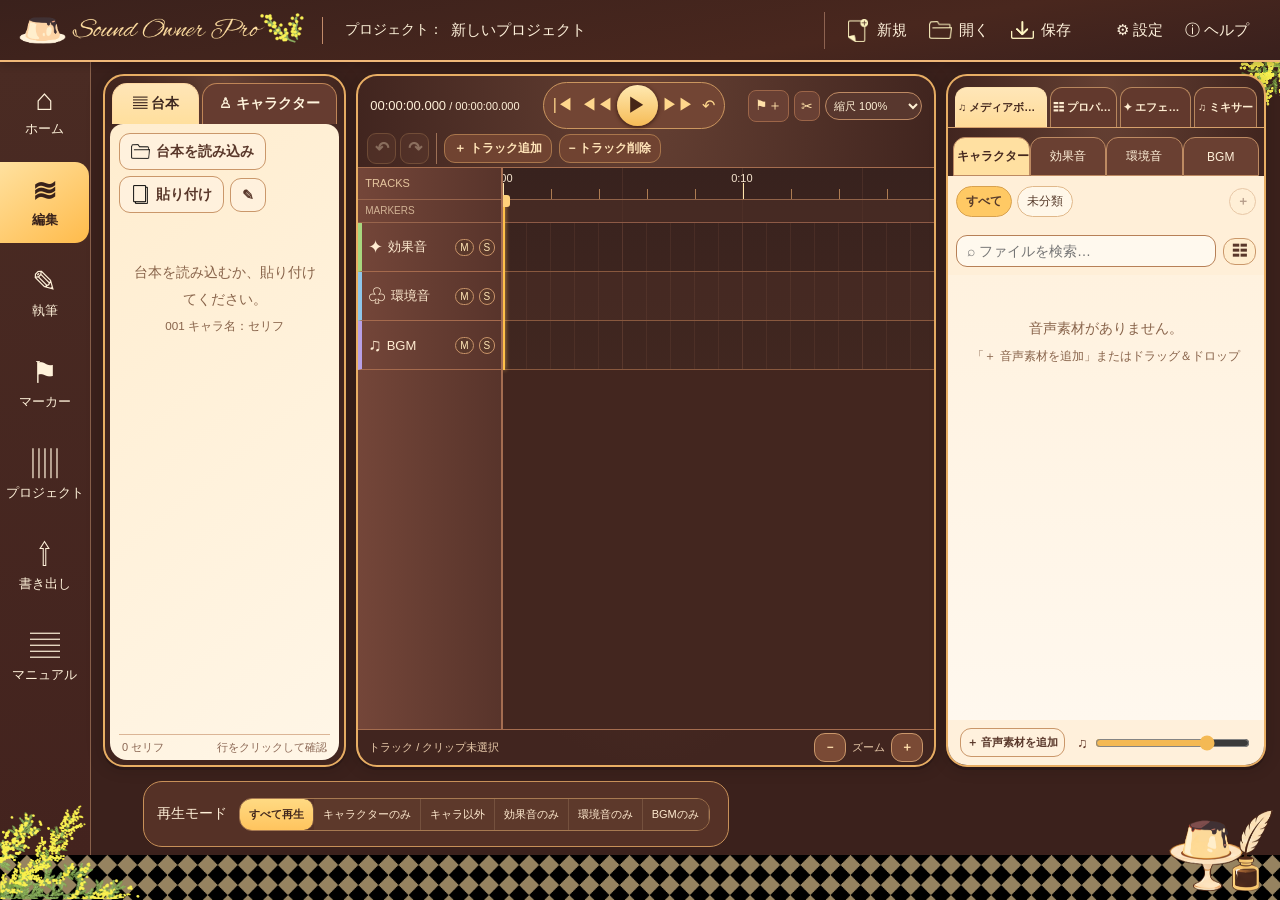
<file: index.html>
<!doctype html>
<html lang="ja"><head><meta charset="utf-8"><meta name="viewport" content="width=device-width, initial-scale=1"><meta name="theme-color" content="#43251d">
<title>Sound Owner Pro — ボイスドラマ音声編集</title><link rel="icon" href="assets/pudding.png"><link rel="stylesheet" href="css/style.css"></head>
<body>
<header class="topbar">
  <div class="brand"><img src="assets/title.png" alt="Sound Owner Pro"></div>
  <label class="project-title">プロジェクト：<input id="projectName" type="text" value="新しいプロジェクト" aria-label="プロジェクト名"></label>
  <div class="top-actions"><button id="newProject" class="top-button icon-top-button" title="新規作成"><img src="assets/icon-new.png" alt="" class="btn-icon-img"> 新規</button><button id="openProject" class="top-button icon-top-button" title="開く"><img src="assets/icon-open.png" alt="" class="btn-icon-img"> 開く</button><button id="saveProject" class="top-button icon-top-button" title="保存"><img src="assets/icon-save.png" alt="" class="btn-icon-img"> 保存</button></div>
  <div class="top-actions right-actions"><button id="openSettings" class="top-button">⚙ 設定</button><button id="openHelp" class="top-button">ⓘ ヘルプ</button></div>
</header>
<div class="app-shell">
<nav class="sidebar" aria-label="メインメニュー">
  <button class="nav-button" data-view="home"><span>⌂</span>ホーム</button><button class="nav-button active" data-view="edit"><span>≋</span>編集</button><button class="nav-button" data-view="scenario" title="シナリオを執筆・シーン管理"><span>✎</span>執筆</button><button class="nav-button" data-view="markers"><span>⚑</span>マーカー</button><button class="nav-button" data-view="project"><span>▥</span>プロジェクト</button><button class="nav-button" data-view="export" title="音声を書き出す"><span aria-hidden="true">⇧</span>書き出し</button><button class="nav-button" data-view="manual" title="使い方マニュアル"><span>▤</span>マニュアル</button>
</nav>
<main class="main-content" id="mainContent">
  <section class="dashboard-view hidden" id="dashboardView" aria-label="ホーム・マニュアル・プロジェクト管理"></section>
  <section class="scenario-screen hidden" id="scenarioScreen" aria-label="シナリオ執筆・シーン管理">
    <header class="scenario-header">
      <div class="scenario-header-title"><div class="scenario-kicker">Sound Owner Pro · SCENARIO</div><h1>シナリオ執筆</h1><p>キャラクター別の台詞を執筆し、番号付き台本へ自動反映します。</p></div>
      <div class="scenario-time-panel" aria-live="polite"><span class="scenario-time-label">全シーンの目安尺 <small>240文字 = 1分</small></span><strong id="scenarioDuration">約 0分00秒</strong><span id="scenarioTotalCount">台詞 0文字・0件</span></div>
    </header>
    <div class="scenario-workspace">
      <aside class="panel scenario-aside" aria-label="台本プレビュー・シーンリスト">
        <div class="scenario-aside-tabs" role="tablist"><button type="button" data-scenario-side="preview" class="active" role="tab" aria-selected="true">▤ プレビュー</button><button type="button" data-scenario-side="scenes" role="tab" aria-selected="false">☰ シーンリスト</button></div>
        <div id="scenarioPreview" class="scenario-aside-body" role="tabpanel"></div>
        <div id="scenarioSceneList" class="scenario-aside-body hidden" role="tabpanel"></div>
      </aside>
      <section class="panel scenario-editor" aria-label="シーンの本文編集">
        <div class="scenario-editor-head">
          <div class="scenario-title-input"><span id="scenarioCurrentNumber">SCENE 01</span><label for="scenarioSceneTitle">シーン名</label><input id="scenarioSceneTitle" type="text" maxlength="70" placeholder="シーンのタイトル"></div>
          <div class="scenario-editor-actions"><span class="scenario-scene-stat" id="scenarioSceneCount">0文字</span><button id="numberScenario" type="button" class="gold-button" title="全シーンの台詞を001から通し番号にする">001 台詞番号を振る</button><button id="scenarioBackToEditor" class="light-button" type="button">編集画面へ戻る</button></div>
        </div>
        <div class="scenario-modes"><span class="scenario-mode-caption">入力モード</span><button type="button" data-compose-mode="location">〇 現在地</button><button type="button" data-compose-mode="direction">// ト書き</button><div id="scenarioCharacterButtons" class="scenario-character-buttons"></div></div>
        <div class="scenario-editor-note" id="scenarioEditorHint">キャラクターを選んで入力すると「キャラ名：本文」の形式になります。</div>
        <textarea id="scenarioText" spellcheck="false" aria-label="選択したシーンの台本本文" placeholder="上のキャラクター名やト書きのボタンを選び、ここに文章を入力してください。"></textarea>
        <footer class="scenario-editor-foot"><span>キャラクター台詞はEnterで普通に改行します。現在地・ト書きは次行も同じ書式になります。</span><span id="scenarioSyncStatus" aria-live="polite">メインの台本と同期中</span></footer>
      </section>
    </div>
  </section>
  <div class="upper-workspace">
    <section class="panel script-panel" aria-label="台本とキャラクター">
      <div class="panel-tabs script-tabs"><button class="tab active" data-script-tab="script">▤ 台本</button><button class="tab" data-script-tab="characters">♙ キャラクター</button></div>
      <div class="script-content" id="scriptTab">
        <div class="toolbar wrap"><button id="importScript" class="light-button script-action"><img src="assets/icon-script-import.png" alt="" class="script-action-icon"> 台本を読み込み</button><button id="pasteScript" class="light-button script-action"><img src="assets/icon-script-paste.png" alt="" class="script-action-icon"> 貼り付け</button><button id="editScript" class="light-button compact" title="台本を編集">✎</button></div>
        <div class="script-lines" id="scriptLines"></div>
        <div class="script-editor hidden" id="scriptEditor"><textarea id="scriptText" placeholder="001 あきお：おはよう&#10;002 さくら：あ、おはよう！&#10;&#10;ここに台本を貼り付けてください。"></textarea><div class="toolbar"><button id="applyScript" class="gold-button">台本を反映</button><button id="cancelScript" class="light-button">閉じる</button></div></div>
        <div class="mini-footer"><span id="scriptCount">0 セリフ</span><span>行をクリックして確認</span></div>
      </div>
      <div class="script-content hidden" id="characterTab"><div class="char-help">名前を登録すると、専用トラックとメディアの分類先に使用できます。</div><div class="toolbar"><input id="characterName" placeholder="キャラクター名" maxlength="40"><button id="addCharacter" class="gold-button">＋ 登録</button></div><div class="character-list" id="characterList"></div></div>
    </section>
    <section class="panel timeline-panel" aria-label="音声タイムライン">
      <div class="timeline-toolbar">
        <div class="time-display"><strong id="timeDisplay">00:00:00.000</strong><span> / </span><span id="durationDisplay">00:00:00.000</span></div>
        <div class="transport"><button id="toStart" title="先頭へ">|◀</button><button id="backFive" title="5秒戻る">◀◀</button><button id="playBtn" class="play-button" title="再生 / 一時停止">▶</button><button id="forwardFive" title="5秒進む">▶▶</button><button id="stopBtn" title="停止">↶</button></div>
        <div class="transport-extras"><button id="addMarker" title="通常マーカーを追加">⚑＋</button><button id="splitClip" title="選択クリップをシーク位置で分割（S）">✂</button><select id="timeScale" aria-label="タイムライン拡大率"><option value="12">縮尺 50%</option><option value="24" selected>縮尺 100%</option><option value="48">縮尺 200%</option><option value="96">縮尺 400%</option><option value="192">縮尺 800%</option></select></div>
      </div>
      <div class="timeline-actions"><div class="history-controls" role="group" aria-label="編集履歴"><button id="undoEdit" type="button" class="history-btn" title="元に戻す（Ctrl+Z / ⌘Z）" aria-label="元に戻す" disabled>↶ <span>元に戻す</span></button><button id="redoEdit" type="button" class="history-btn" title="やり直す（Ctrl+Y / Ctrl+Shift+Z / ⌘⇧Z）" aria-label="やり直す" disabled>↷ <span>やり直す</span></button></div><button id="addTrack" class="small-btn">＋ トラック追加</button><button id="removeTrack" class="small-btn" title="選択中のトラックを削除">− トラック削除</button><span class="timeline-hint" id="timelineHint">波形をドラッグして移動、左右の端でトリミング</span></div>
      <div class="timeline-frame"><div class="track-headers"><div class="ruler-label">TRACKS</div><div class="marker-label">MARKERS</div><div id="trackHeaders"></div></div><div class="timeline-scroll" id="timelineScroll"><div class="timeline-surface" id="timelineSurface"><div class="ruler" id="ruler"></div><div class="marker-lane" id="markerLane"></div><div id="trackLanes"></div><div class="playhead" id="playhead"><div class="playhead-handle"></div></div></div></div></div>
      <div class="timeline-bottom"><span id="selectionInfo">トラック / クリップ未選択</span><div class="toolbar"><button class="small-btn" id="zoomOut">－</button><span>ズーム</span><button class="small-btn" id="zoomIn">＋</button></div></div>
    </section>
    <section class="panel media-panel inspector-panel" aria-label="メディアボックス・プロパティ・エフェクト・ミキサー">
      <div class="inspector-tabs" role="tablist" aria-label="右側パネル切り替え">
        <button type="button" class="inspector-tab active" data-inspector-tab="media" role="tab" aria-controls="mediaTab" aria-selected="true">♫ メディアボックス</button>
        <button type="button" class="inspector-tab" data-inspector-tab="properties" role="tab" aria-controls="propertiesTab" aria-selected="false">☷ プロパティ</button>
        <button type="button" class="inspector-tab" data-inspector-tab="effects" role="tab" aria-controls="effectsTab" aria-selected="false">✦ エフェクト</button>
        <button type="button" class="inspector-tab" data-inspector-tab="mixer" role="tab" aria-controls="mixerTab" aria-selected="false">♫ ミキサー</button>
      </div>
      <div class="side-pane media-content" id="mediaTab" role="tabpanel" aria-label="メディアボックス">
        <div class="media-types" id="mediaTypes"><button class="active" data-category="character">キャラクター</button><button data-category="sfx">効果音</button><button data-category="env">環境音</button><button data-category="bgm">BGM</button></div>
        <div class="media-subtabs"><div id="mediaFolders" class="folder-chips"></div><button id="addFolder" class="small-btn" title="サブタブを追加">＋</button></div>
        <div class="media-search"><input id="mediaSearch" placeholder="⌕ ファイルを検索…"><button id="mediaSort" class="icon-button" title="名前順で並べ替え">☷</button></div>
        <div class="media-list" id="mediaList"></div>
        <div class="media-footer"><button id="mediaImportBottom" class="light-button">＋ 音声素材を追加</button><div class="preview-volume">♫ <input id="previewVolume" type="range" min="0" max="100" value="75" title="視聴音量"></div></div>
      </div>
      <div class="side-pane effect-inner hidden" id="propertiesTab"><div class="effect-upper"><label>選択トラック <select id="effectTrack"></select></label><span class="effect-target" id="effectTarget">トラックを選択してください</span></div><div class="effect-layout"><div class="effect-list" id="effectChain"></div><div class="eq-box"><div class="eq-toolbar"><strong>✧ イコライザー</strong><select id="effectPreset"></select></div><canvas id="eqCanvas" width="560" height="190"></canvas><div id="clipProps" class="clip-props"></div></div></div></div>
      <div class="side-pane effect-inner hidden" id="effectsTab">
        <div class="fx-type-switch" id="fxTypeSwitch" role="tablist" aria-label="エフェクト種類">
          <button type="button" role="tab" aria-selected="true" class="active" data-fx-kind="eq">✧ イコライザー</button>
          <button type="button" role="tab" aria-selected="false" data-fx-kind="reverb">◈ リバーブ</button>
          <button type="button" role="tab" aria-selected="false" data-fx-kind="compressor">▥ コンプレッサー</button>
          <button type="button" role="tab" aria-selected="false" data-fx-kind="limiter">◆ リミッター</button>
        </div>
        <div class="effect-upper fx-preset-bar">
          <label>対象トラック <select id="fxTrack"></select></label>
          <label class="fx-preset-field"><span>プリセット</span><select id="fxPreset" aria-label="選択中のエフェクトのプリセット"></select></label>
          <button id="applyPreset" class="gold-button">適用</button>
          <label class="fx-enabled-field"><input id="fxEnabled" type="checkbox"> 有効</label>
        </div>
        <div class="fx-editor-heading"><strong id="fxEditorTitle">イコライザー</strong><span id="fxEditorHint">周波数帯域を調整します</span></div>
        <div class="fx-control-grid" id="fxControls" role="tabpanel" aria-label="選択中のエフェクト設定"></div>
        <div class="toolbar preset-tools"><button id="savePreset" class="light-button">＋ このエフェクトを登録</button><button id="exportPresets" class="light-button">プリセットJSON保存</button><button id="importPresets" class="light-button">プリセットJSON読込</button></div>
      </div>
      <div class="side-pane mixer-view hidden" id="mixerTab" role="tabpanel" aria-label="音量ミキサー">
        <div class="mixer-panel-heading">トラック別・マスター音量</div>
        <div class="mixer-grid" id="mixerGrid"></div>
      </div>
    </section>
  </div>
  <section class="export-screen hidden" id="exportScreen" aria-label="音声の書き出し画面">
    <header class="dash-hero dash-hero-no-art export-hero">
      <div class="dash-hero-text"><div class="dash-eyebrow">Sound Owner Pro · EXPORT</div><h1>音声の書き出し</h1><p>形式・対象・範囲を指定して、編集した音声を保存できます。</p></div>
      <button type="button" class="manual-back" id="returnToEditor">← 編集画面へ戻る</button>
    </header>
    <div class="export-workspace-grid">
    <section class="panel export-panel" aria-label="書き出し"><div class="lower-head">⇧ 書き出し設定</div><div class="export-inner"><div class="export-row"><label>形式</label><select id="exportFormat"><option value="wav">WAV（非圧縮）</option><option value="mp3">MP3（192kbps）</option></select></div>
      <div class="export-row"><label>対象</label><select id="exportMode"><option value="all">全体を書き出し</option><option value="characters">キャラクターのみ</option><option value="perCharacter">キャラクターごと</option><option value="selectedCharacters">指定キャラクターのみ</option><option value="perCategory">キャラクター / 効果音 / 環境音 / BGMごと</option><option value="preview">視聴用音声（専用マーカー範囲）</option></select></div>
      <div class="character-checks hidden" id="exportCharacterChecks"></div>
      <div class="export-row"><label>範囲</label><div class="export-options"><label><input type="radio" name="exportRange" value="full" checked> 全範囲</label><label><input type="radio" name="exportRange" value="markers"> マーカーで分割</label></div></div>
      <div class="export-row" id="filenameRow"><label>音声名</label><button id="editFilenames" class="light-button slim">001〜 / 名前を編集</button></div>
      <div class="export-row preview-options hidden" id="previewOptions"><label>フェード</label><div class="fade-pair"><span>IN <input id="previewFadeIn" type="number" min="0" max="30" step="0.1" value="1"></span><span>OUT <input id="previewFadeOut" type="number" min="0" max="30" step="0.1" value="2"></span><small>秒</small></div></div>
      <div class="export-row"><label>出力先</label><div class="destination">▱ ブラウザのダウンロード先</div></div>
      <button class="export-button" id="exportAudio">⇧ 書き出し開始</button><div class="export-status" id="exportStatus" role="status" aria-live="polite"></div>
    </div></section>
      <aside class="panel export-guide-panel" aria-label="書き出しの確認とガイド">
        <div class="lower-head">♫ 書き出しガイド</div>
        <div class="export-guide-inner">
          <h2>現在のプロジェクト</h2>
          <p class="export-project-title" id="exportProjectName">新しいプロジェクト</p>
          <div class="export-stats"><div><strong id="exportClipCount">0</strong><span>クリップ</span></div><div><strong id="exportMarkerCount">0</strong><span>分割マーカー</span></div><div><strong id="exportTrackCount">0</strong><span>トラック</span></div></div>
          <h2>書き出し対象</h2>
          <p>キャラクターのみ・キャラクター別・種類別・全体から選択できます。指定キャラクターのみ書き出す場合は、左のチェックボックスで選んでください。</p>
          <h2>マーカーで分割する場合</h2>
          <p>編集画面で通常マーカーを追加し、「範囲」を「マーカーで分割」にすると、<strong>001・002・003…</strong> の連番で書き出します。</p>
          <button type="button" class="light-button export-guide-action" id="exportEditMarkers">⚑ 編集画面でマーカーを設定</button>
          <h2>視聴用音声</h2>
          <p>視聴用の開始・終了マーカーを設定してから、対象を「視聴用音声」にすると、フェードイン・アウトの秒数を調整して書き出せます。</p>
          <p class="export-guide-note">WAVはオフラインで書き出せます。MP3は初回のエンコーダー読み込み時にインターネット接続が必要です。</p>
        </div>
      </aside>
    </div>
  </section>
  <footer class="bottom-controls"><span>再生モード</span><div class="mode-buttons" id="playModes"><button data-mode="all" class="active">すべて再生</button><button data-mode="characters">キャラクターのみ</button><button data-mode="noncharacters">キャラ以外</button><button data-mode="sfx">効果音のみ</button><button data-mode="env">環境音のみ</button><button data-mode="bgm">BGMのみ</button></div></footer>
</main></div>
<img class="decoration mimosa-right" src="assets/mimosa-right.png" alt=""><img class="decoration mimosa-left" src="assets/mimosa-left.png" alt=""><img class="decoration pudding" src="assets/pudding.png" alt=""><div class="bottom-pattern" aria-hidden="true"></div>
<template id="manualTemplate">
  <div class="manual-embedded">
    <header class="dash-hero dash-hero-no-art manual-hero">
      <div class="dash-hero-text"><div class="dash-eyebrow">Sound Owner Pro · GUIDE</div><h1>使い方マニュアル</h1><p>台本の読み込みから音声編集・書き出し・保存まで、全14章で解説します。</p></div>
      <button type="button" class="manual-back" data-dash-action="edit">← 編集画面へ戻る</button>
    </header>
    <div class="manual-layout">
      <aside class="manual-toc" aria-label="マニュアル目次">
        <h2>目次 <small>全14章</small></h2>
        <nav aria-label="章を選択"><button type="button" class="manual-toc-link" data-manual-target="overview">01 はじめに</button>
<button type="button" class="manual-toc-link" data-manual-target="start">02 新規作成・画面の見方</button>
<button type="button" class="manual-toc-link" data-manual-target="script">03 台本の読み込み</button>
<button type="button" class="manual-toc-link" data-manual-target="characters">04 キャラクター管理</button>
<button type="button" class="manual-toc-link" data-manual-target="media">05 メディアボックス</button>
<button type="button" class="manual-toc-link" data-manual-target="timeline">06 タイムライン編集</button>
<button type="button" class="manual-toc-link" data-manual-target="play">07 再生・ミキサー</button>
<button type="button" class="manual-toc-link" data-manual-target="effects">08 エフェクトとプリセット</button>
<button type="button" class="manual-toc-link" data-manual-target="markers">09 マーカー・視聴範囲</button>
<button type="button" class="manual-toc-link" data-manual-target="export">10 音声の書き出し</button>
<button type="button" class="manual-toc-link" data-manual-target="projects">11 保存・ライブラリ</button>
<button type="button" class="manual-toc-link" data-manual-target="shortcuts">12 ショートカット</button>
<button type="button" class="manual-toc-link" data-manual-target="trouble">13 困ったときは</button>
<button type="button" class="manual-toc-link" data-manual-target="scenario">14 シナリオ執筆・シーン管理</button></nav>
      </aside>
      <article class="manual-paper" aria-label="Sound Owner Pro 操作マニュアル">
        <div class="manual-cover"><h2>Sound Owner Pro<br>操作マニュアル</h2><p>知りたい項目は左側の目次から移動できます。</p></div>
        <div class="manual-body">
<section id="overview"><h2>01｜はじめに</h2>
<p class="lead">Sound Owner Proは、ボイスドラマや朗読作品向けのブラウザ音声編集アプリです。台本に付けた3桁の番号をもとに音声素材を整理し、キャラクター別のトラックで編集できます。</p>
<h3>基本的な作業の流れ</h3><ol><li>新規プロジェクトを作成します。</li><li>台本をTXTで読み込むか、貼り付けます。</li><li>必要なキャラクターを確認し、WAV/MP3音声を追加します。</li><li>素材をタイムラインに置き、位置や音質を調整します。</li><li>マーカーで区切り、WAVまたはMP3を書き出します。</li><li>途中作業は「保存」で音声を含む専用JSONに保存します。</li></ol>
<div class="manual-note">音声の読み込み・再生・加工は基本的にブラウザ内で行います。MP3での<strong>書き出し</strong>のみ、初回に外部エンコーダーを読み込むためネット接続が必要です。</div></section>
<section id="start"><h2>02｜新規作成・画面の見方</h2>
<h3>新規プロジェクト</h3><ol><li>画面上部の「新規」ボタン、またはホームの「新規プロジェクト」をクリックします。</li><li>編集中の内容がある場合、確認ダイアログで作成を実行します。</li><li>上部の「プロジェクト：」欄で作品名を入力します。</li></ol>
<h3>画面の各エリア</h3><table class="manual-table"><tr><th>場所</th><th>役割</th></tr><tr><td>左メニュー</td><td>ホーム／編集／執筆／マーカー／プロジェクト／書き出し／マニュアルを切り替えます。</td></tr><tr><td>左上「台本・キャラクター」</td><td>台本と登場人物を管理します。</td></tr><tr><td>中央上</td><td>再生・シーク・波形の配置と編集を行います。</td></tr><tr><td>右側「メディアボックス」タブ</td><td>音声素材をカテゴリとサブタブで管理します。</td></tr><tr><td>右側「プロパティ」タブ</td><td>トラックの音声プロパティ、エフェクトのON／OFF、音声クリップの調整を行います。</td></tr><tr><td>右側「エフェクト」タブ</td><td>EQ・リバーブ・コンプレッサー・リミッターを細かく設定します。</td></tr><tr><td>右側「ミキサー」タブ</td><td>トラック別・マスターの音量を調整します。</td></tr><tr><td>左メニュー「書き出し」</td><td>専用画面で範囲・形式・対象を指定して音声を書き出します。</td></tr><tr><td>最下部</td><td>再生対象の種類を選択します。</td></tr></table></section>
<section id="script"><h2>03｜台本の読み込み</h2>
<h3>TXTから読み込む</h3><ol><li>左上の<strong>「台本」</strong>タブを開きます。</li><li>「台本を読み込み」を押して <code>.txt</code> ファイルを選択します。</li><li>読み込まれたセリフが番号順に表示されます。</li></ol>
<h3>貼り付け・直接編集</h3><p>「貼り付け」はクリップボードからテキストを読み込みます。ブラウザの権限制限などで読み取れない場合は編集欄が開くので、そこで貼り付けて「台本を反映」を押してください。鉛筆ボタンからも編集できます。</p>
<h3>台本の書き方</h3><pre><code>001 あきお：おはよう
002 さくら：あ、おはよう！
003 あきお：今日はいい天気だね。</code></pre>
<p>各セリフの先頭に<strong>半角数字3桁</strong>、半角スペース、キャラクター名、全角または半角コロン、セリフを記載します。連続した次の行は直前のセリフの続きをとして表示されます。</p><p>台本中のセリフをクリックすると、同番号の配置済み音声があれば該当クリップへ移動します。まだ配置していない場合は該当キャラクターの素材サブタブを開きます。</p></section>
<section id="characters"><h2>04｜キャラクター管理</h2><ol><li>左上の<strong>「キャラクター」</strong>タブを開きます。</li><li>「キャラクター名」を入力して「登録」をクリックします。</li><li>「＋ トラック」で専用キャラクタートラックを追加できます。</li></ol><p>台本を読み込むと、書式に合うセリフからキャラクター名を自動登録します。追加された音声は先頭3桁の番号と台本を照合し、そのキャラクターに仕分けます。</p><div class="manual-note">キャラクターを削除すると、そのキャラクターの専用トラックと配置済みクリップも削除されます。削除確認の内容を必ず確認してください。</div></section>
<section id="media"><h2>05｜メディアボックス</h2><h3>音声を追加する</h3><ol><li>右側の「メディアボックス」タブで「キャラクター／効果音／環境音／BGM」を選びます。</li><li>下部の<strong>「＋ 音声素材を追加」</strong>を押し、WAVまたはMP3を選びます。メディアボックスへのドラッグ＆ドロップも使えます。</li><li>音声ファイルが一覧に表示されます。</li></ol>
<h3>自動仕分け</h3><p>例えば台本に「001 あきお：…」「002 さくら：…」があると、<code>001_収録.wav</code> は「あきお」、<code>002_収録.wav</code> は「さくら」のサブタブに分類されます。番号と一致しないキャラクター音声は「未分類」に置かれます。</p>
<h3>効果音・環境音・BGMのサブタブ</h3><p>サブタブ横の「＋」で新規フォルダーを作れます。例：BGMの「明るい」「しっとり」「不穏」。既存サブタブは右クリックすると名前変更と削除ができます。</p>
<h3>素材行のボタン</h3><table class="manual-table"><tr><th>操作</th><th>内容</th></tr><tr><td>▶</td><td>素材を単体で試聴します。下部スライダーで視聴音量を調整します。</td></tr><tr><td>ファイル名</td><td>名前・カテゴリ・キャラクターやサブタブを編集します。</td></tr><tr><td>＋</td><td>現在のシーク位置に、該当種類のトラックへ音声クリップを配置します。</td></tr><tr><td>ゴミ箱</td><td>確認後、その素材を削除します。<strong>すでに配置した同素材のクリップも削除</strong>されます。</td></tr></table><p>検索欄からファイル名を検索できます。並べ替えボタンで名前順にできます。</p></section>
<section id="timeline"><h2>06｜タイムライン編集</h2><ol><li>再生位置を変える場合は、タイムライン上部の目盛りをクリックします。</li><li>メディアボックスの「＋」で音声を配置します。</li><li>クリップ本体をドラッグすると位置を移動します。別のトラックへドラッグすることもできます。</li><li>クリップ左右の端をドラッグして開始・終了位置をトリミングします。</li><li>クリップを選んでシーク位置へ移動し、ハサミボタンまたは <code>S</code> キーで分割します。</li><li>クリップ選択後 <code>Delete</code> キーで削除します。</li></ol><h3>トラックの種類</h3><p>キャラクター、効果音、環境音、BGMの4種類です。「＋ トラック追加」から追加できます。キャラクタートラックは登録済みの名前から選びます。</p><h3>元に戻す／やり直す</h3><p>タイムライン上部の<strong>「↶ 元に戻す」</strong>で直前の編集を取り消せます。<strong>「↷ やり直す」</strong>で取り消した操作をやり直せます。クリップの移動・トリミング・分割・削除、トラック、マーカー、音量・エフェクト、素材や台本の編集に対応します。ドラッグやスライダー調整は操作を終えた時点で履歴に記録されます。</p><p>ショートカットは <code>Ctrl + Z</code> で元に戻す、<code>Ctrl + Y</code> または <code>Ctrl + Shift + Z</code> でやり直し（Macでは <code>⌘ + Z</code> / <code>⌘ + Shift + Z</code>）です。入力欄でのキー操作はブラウザ標準の文字編集を優先します。</p><div class="manual-note">履歴は現在開いているプロジェクト内のみ有効で、60段階まで保持します。新規作成・別プロジェクトの読み込みでリセットされます。JSONには編集履歴を含めません。</div><h3>編集時の注意</h3><p>クリップを削除してもメディアボックスの素材本体は残ります。素材本体をゴミ箱で削除すると、配置されている該当クリップも消えます。</p><p>ズームボタンまたは縮尺欄でタイムラインの表示倍率を調整できます。</p></section>
<section id="play"><h2>07｜再生と音量ミキサー</h2><h3>再生方法</h3><p>上部の「▶」または <code>Space</code> キーで再生します。停止ボタンで再生位置を先頭に戻せます。最下部の再生モードを先に切り替えると、選択した種類だけを再生できます。</p><ul><li>すべて再生</li><li>キャラクターのみ</li><li>キャラクター以外</li><li>効果音のみ／環境音のみ／BGMのみ</li></ul>
<h3>トラックのM・S</h3><p><strong>M（ミュート）</strong>はそのトラックを無音に、<strong>S（ソロ）</strong>は対象トラックを優先して単独再生します。</p><h3>ミキサー</h3><p>右側の「ミキサー」タブを開き、各トラックの縦スライダーで音量を調整します。<strong>マスター</strong>は最終的な全体音量です。ミキサー音量は書き出しにも反映されます。</p></section>
<section id="effects"><h2>08｜エフェクトとプリセット</h2><p>右側パネルの「エフェクト」タブを開いて対象トラックを選びます。上部の<strong>4種類の切り替えボタン</strong>で調整画面が変わります。</p><table class="manual-table"><tr><th>エフェクト</th><th>用途と設定例</th></tr><tr><td>イコライザー</td><td>周波数を調整。ラジオ音声、電話音声、遠くの声、壁越しの声など。</td></tr><tr><td>リバーブ</td><td>空間の響きを追加。小さな部屋、広い部屋、大ホール、廊下など。</td></tr><tr><td>コンプレッサー</td><td>音量の大小差を抑え、セリフを聴き取りやすくします。</td></tr><tr><td>リミッター</td><td>急なピークを抑制します。</td></tr></table>
<h3>プリセットの適用</h3><ol><li>調整するエフェクトを選びます。</li><li>プリセットのプルダウンから名前を選びます。</li><li>「適用」を押します。</li><li>必要に応じてスライダーと「有効」のチェックを調整します。</li></ol><p>プリセットはエフェクト種類ごとに独立し、<strong>他の種類の設定を上書きしません</strong>。</p>
<h3>カスタムプリセット</h3><p>調整後「＋ このエフェクトを登録」で現在の種類の設定だけを登録できます。ブラウザに保持されたカスタムプリセットは別プロジェクトでも使えます。「プリセットJSON保存」「プリセットJSON読込」でバックアップや移行が可能です。</p></section>
<section id="markers"><h2>09｜マーカーと視聴用範囲</h2><h3>通常マーカー</h3><p>シーク位置を決め、「⚑＋」から<strong>通常マーカー</strong>を追加します。マーカーを分割点にして複数ファイルとして書き出せます。左メニュー「マーカー」では一覧、位置への移動、削除ができます。</p><h3>視聴用マーカー</h3><ol><li>タイムラインで視聴用音声の開始位置にシークします。</li><li>「⚑＋」で「視聴開始」を選びます。</li><li>終了位置にシークして「視聴終了」を追加します。</li><li>書き出し範囲を「視聴用音声」にし、フェードIN／OUT秒数を指定します。</li></ol><p>視聴用マーカーは通常の分割マーカーとは別管理です。マーカーはドラッグして移動でき、タイムライン上でダブルクリックして削除できます。</p></section>
<section id="export"><h2>10｜音声の書き出し</h2><ol><li>左メニューの「書き出し」を開き、「形式」をWAVかMP3から選択します。</li><li>「対象」から全体、キャラクターのみ、キャラクターごと、指定キャラクター、カテゴリごと、視聴用を選びます。</li><li>必要なら「マーカーで分割」を選びます。</li><li>区間名を指定する場合は「音声名」を開き、1行に1つずつ入力します。</li><li>「書き出し開始」を押します。</li></ol>
<h3>連番の名前</h3><p>マーカー分割では、頭に <code>001</code>、<code>002</code>、<code>003</code> …が付きます。区間名を入力した場合は <code>001_出会い.wav</code> のようになります。複数ファイルのときはZIPにまとめます。</p><h3>視聴用音声</h3><p>視聴開始／終了マーカーで範囲を限定し、書き出し欄のフェードIN／OUT秒数を指定します。時間は指定した範囲内に制限されます。</p><div class="manual-note"><strong>対応書き出し：</strong>WAV（44.1 kHz、16bitステレオ）／MP3（192 kbps）。MP3書き出しにはエンコーダーのネット読み込みが必要です。1ファイル30分を超える書き出しはサポートしていません。</div></section>
<section id="projects"><h2>11｜保存とホームのプロジェクト一覧</h2><h3>プロジェクトを保存する</h3><ol><li>上部の<strong>「保存」</strong>を押します。</li><li>音声データを含む <code>.soundowner.json</code> がブラウザのダウンロード先に保存されます。</li><li>同時に、このブラウザのローカルライブラリにも保存を試みます。</li></ol>
<h3>保存したプロジェクトを開く</h3><ul><li><strong>ホームから：</strong>左の「ホーム」を開き、履歴の作品名または「開く」をクリックします。</li><li><strong>JSONファイルから：</strong>上部の「開く」、またはホームの「プロジェクトを開く（JSON）」から選択します。</li><li><strong>JSONを再ダウンロード：</strong>ホームの「JSON」からバックアップファイルを取り出せます。</li><li><strong>履歴を削除：</strong>「削除」でブラウザ内の履歴だけを削除します。PCに保存済みのJSONは消えません。</li></ul>
<h3>過去のプロジェクトが表示されない場合</h3><p>ホームの履歴は、<strong>この更新版で保存またはJSON読み込みしたもの</strong>から登録されます。以前のバージョンで作ったプロジェクトは、保存済みのJSONファイルを一度「開く」で読み込んでください。</p>
<div class="manual-note"><strong>重要：</strong>ライブラリは使用中ブラウザ内のIndexedDBに保存します。別端末・別ブラウザとは同期しません。ブラウザデータ消去、プライベートモード、保存容量不足などで消えることがあります。<strong>ダウンロードしたJSONを必ず別途保管</strong>してください。大容量の音声プロジェクトはブラウザの保存容量により履歴登録に失敗する場合があります。</div></section>
<section id="shortcuts"><h2>12｜ショートカット一覧</h2><table class="manual-table"><tr><th>キー</th><th>操作</th></tr><tr><td><code>Space</code></td><td>再生／一時停止</td></tr><tr><td><code>M</code></td><td>通常マーカー追加</td></tr><tr><td><code>S</code></td><td>選択クリップを現在位置で分割</td></tr><tr><td><code>Delete</code> / <code>Backspace</code></td><td>選択中のクリップを削除</td></tr><tr><td><code>←</code> / <code>→</code></td><td>再生位置を0.5秒移動</td></tr><tr><td><code>Shift + ←</code> / <code>Shift + →</code></td><td>再生位置を5秒移動</td></tr><tr><td><code>Ctrl + Z</code>（Mac: <code>⌘ + Z</code>）</td><td>直前の編集を元に戻す</td></tr><tr><td><code>Ctrl + Y</code> / <code>Ctrl + Shift + Z</code>（Mac: <code>⌘ + Shift + Z</code>）</td><td>取り消した編集をやり直す</td></tr><tr><td><code>Ctrl + S</code>（Mac: <code>⌘ + S</code>）</td><td>プロジェクトJSON保存</td></tr></table><p>入力欄やダイアログを操作中は、文字入力を優先するため一部ショートカットは無効になります。</p></section>
<section id="trouble"><h2>13｜困ったときは</h2><h3>音声が自動で仕分けされない</h3><p>台本の番号が半角数字3桁になっているか、音声ファイル名がその3桁で始まるかをご確認ください。台本反映後にメディアの分類を確認してください。</p>
<h3>音が聞こえない</h3><p>トラックのM（ミュート）や他トラックのS（ソロ）、再生モード、トラック／マスター音量、素材の有無を確認してください。ブラウザの音量も確認してください。</p>
<h3>MP3書き出しが失敗する</h3><p>ネット接続があるか確認し、再試行してください。失敗が続く場合、WAV形式で書き出してください。</p>
<h3>ホームのプロジェクト履歴が消えた</h3><p>ブラウザのサイトデータ消去などで消える場合があります。ダウンロード済みの <code>.soundowner.json</code> を再度読み込めば編集を再開できます。</p>
<h3>ファイルが重くて保存できない</h3><p>音声を含んだJSONは元音声より大きくなる場合があります。不要素材を整理し、長い作品はプロジェクトを分割してください。</p>
<h3>反映されない・画面がおかしい</h3><p>GitHub Pagesへ更新した直後はブラウザに古いファイルが残ることがあります。<code>Ctrl + F5</code> で再読み込みしてください。作業中の場合は先にプロジェクトを保存してください。</p></section>
<section id="scenario"><h2>14｜シナリオ執筆・シーン管理</h2>
<h3>執筆を始める</h3><ol><li>左メニューから「執筆」を開きます。最初は「シーン1」が1つ作成されています。</li><li>メイン編集画面の「キャラクター」タブで名前を登録すると、執筆画面に<strong>キャラ名ボタンが自動追加</strong>されます。台本から認識したキャラ名も利用できます。</li><li>「〇 現在地」「// ト書き」またはキャラクター名のボタンを選びます。</li><li>台本入力欄に書くと、行頭にそれぞれ <code>〇 </code>、<code>// </code>、<code>キャラ名：</code> が入ります。キャラクター台詞の後はEnterで通常改行になり、同じ名前は自動挿入されません。次の台詞ではキャラクターボタンを選択してください。現在地・ト書きはEnterで次行にも同じ書式が入ります。</li></ol>
<h3>シーンタブの管理</h3><p>左パネルの「シーンリスト」タブで追加・選択・名前変更・順番変更・削除ができます。最大100シーンです。<strong>「プレビュー」タブ</strong>では全シーンを通して確認できます。シーンごとの本文は独立して編集します。</p>
<h3>台詞の文字数と目安尺</h3><p>上部に全シーンの台詞文字数と<strong>240字につき1分</strong>で計算した目安尺を表示します。キャラ名と「：」、現在地・ト書き、シーン見出しは文字数に含めません。セリフの句読点は文字として数え、改行自体は含みません。尺はあくまで目安であり、間やSEの時間は含みません。</p>
<h3>001から番号を振る</h3><p>「001 台詞番号を振る」をクリックすると、シーン1から順番にすべての<strong>キャラ名：台詞</strong>の行へ <code>001 </code>、<code>002 </code>、<code>003 </code> …を付与します。再実行すると既存番号を付け直します。台詞が999件を超える場合は処理せず警告します。</p>
<h3>メイン編集画面と双方向に同期</h3><p>執筆画面で入力した文章はメインの「台本」に自動反映します。番号を付ける前の台詞も一覧に表示されますが、<strong>音声ファイル番号による自動仕分けは番号を振ってから</strong>有効になります。メインの台本編集欄やTXT読込から書き換えた内容も執筆画面に反映されます。</p><p>複数シーンの場合、メイン台本には <code>【シーン01：タイトル】</code> の見出しが挿入されます。メイン台本から編集する場合はこの見出しを維持するとシーン分けを保てます。削除すると1シーンに統合されます。見出しの行は台詞として数えません。</p><p>シーンの内容は音声素材と同様、プロジェクトJSONに保存・復元されます。アンドゥ／リドゥにも対応します。</p></section>
</div>
      </article>
    </div>
  </div>
</template>
<div class="toast-area" id="toastArea" aria-live="polite"></div>
<dialog id="modal"><form method="dialog"><header><h3 id="modalTitle">ダイアログ</h3><button class="modal-close" value="cancel" aria-label="閉じる">×</button></header><div id="modalContent"></div><footer id="modalActions"></footer></form></dialog>
<input id="scriptFile" type="file" accept=".txt,text/plain" hidden><input id="audioFiles" type="file" accept="audio/*,.wav,.mp3" multiple hidden><input id="projectFile" type="file" accept=".json,application/json" hidden><input id="presetFile" type="file" accept=".json,application/json" hidden>
<script src="js/audio.js" defer></script><script src="js/export.js" defer></script><script src="js/app.js" defer></script>
</body></html>
</file>
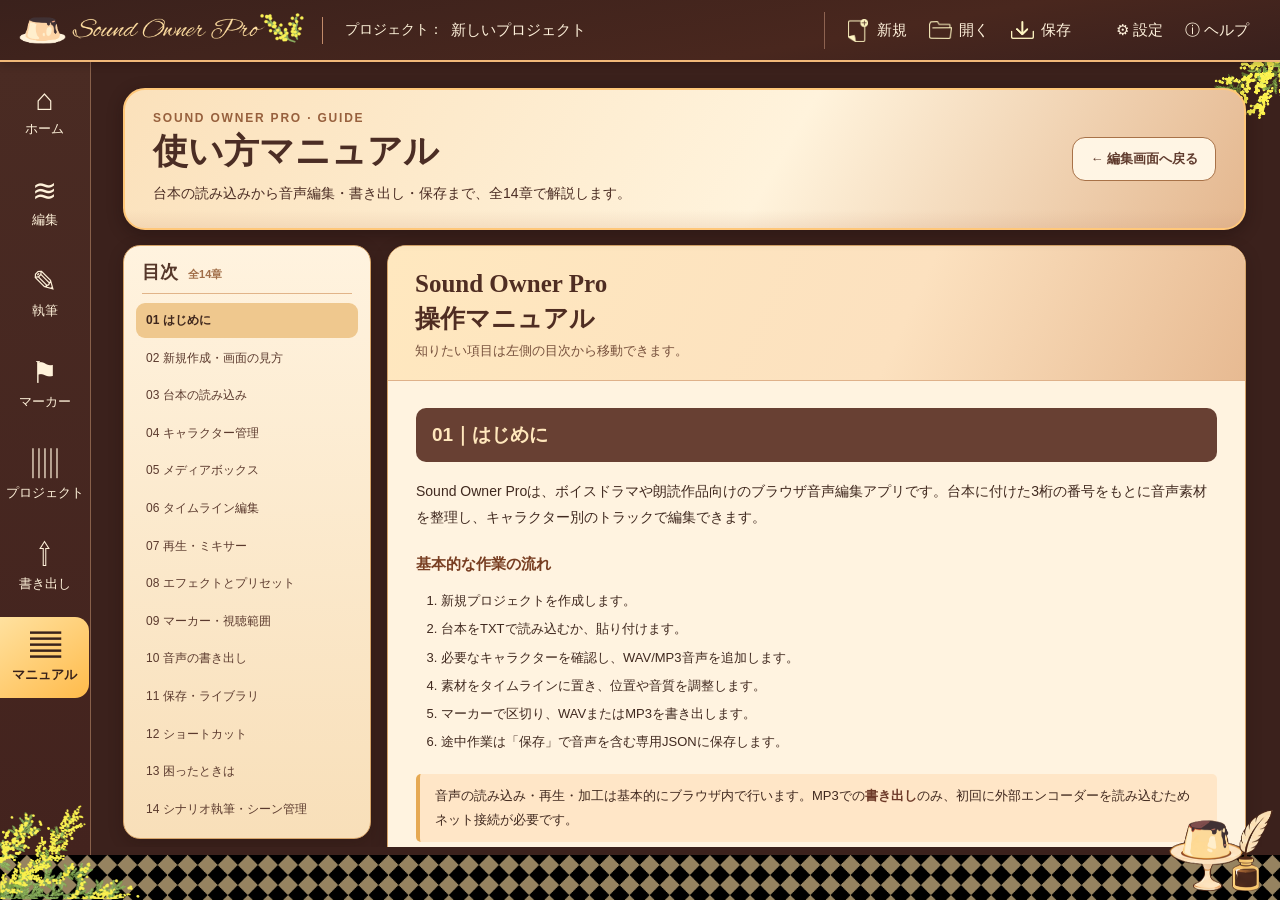
<file: manual.html>
<!doctype html><html lang="ja"><head><meta charset="utf-8"><meta name="viewport" content="width=device-width,initial-scale=1"><title>使い方マニュアル — Sound Owner Pro</title><meta http-equiv="refresh" content="0; url=index.html#manual"></head><body><p><a href="index.html#manual">Sound Owner Pro のマニュアルを開く</a></p><script>location.replace('index.html#manual');</script></body></html>
</file>
<file: css/style.css>
:root{--dark:#3b211c;--dark2:#512d25;--cocoa:#6b4032;--cocoa2:#845242;--cream:#fff2db;--vanilla:#ffe7b6;--gold:#ffc65f;--amber:#e6a843;--pink:#e99cba;--mint:#bfd386;--blue:#89c3e5;--lavender:#b89bd9;--line:#e8ae64;--shadow:0 3px 0 #2d1817,0 0 16px #150e0a40;--text:#fff0d8;--black:#42291f}
*{box-sizing:border-box}html,body{margin:0;min-height:100%;background:#3b211c;color:var(--text);font-family:"Yu Gothic","Hiragino Kaku Gothic ProN",Meiryo,sans-serif;font-size:14px}button,input,select,textarea{font:inherit}button{cursor:pointer;white-space:nowrap}button:disabled{cursor:not-allowed;opacity:.45}button:focus-visible,input:focus-visible,select:focus-visible,textarea:focus-visible{outline:2px solid #ffdd8b;outline-offset:2px}button{transition:background .13s,border-color .13s}button:hover{filter:brightness(1.09)}button:active{transform:translateY(1px)}input,select,textarea{accent-color:#f6c061}input[type=text],input:not([type]),input[type=number],select,textarea{border:1px solid #b78057;border-radius:11px;background:#ffefda;color:#4b281f;padding:7px 10px;min-width:0}input[type=number]{width:72px}input[type=range]{cursor:pointer;accent-color:#f4b954}input[type=checkbox],input[type=radio]{accent-color:#f7bd52}select{cursor:pointer}h2,h3,p{margin-top:0}.hidden{display:none!important}.topbar{height:62px;display:flex;align-items:center;gap:18px;padding:5px 26px 5px 19px;border-bottom:2px solid #f0b879;background:linear-gradient(170deg,#3a211c,#49271e 65%,#39201d);position:relative;z-index:6;box-shadow:0 2px 8px #170d0c4b}.brand{width:420px;flex:0 1 420px;min-width:245px}.brand img{height:auto;width:100%;max-height:49px;object-fit:contain;object-position:left center}.project-title{display:flex;align-items:center;gap:3px;color:#fff4db;white-space:nowrap;border-left:1px solid #c28b6a;padding-left:22px;flex:1;min-width:110px}.project-title input{background:transparent;border:0;color:#fff2dc;width:100%;min-width:75px;max-width:270px;font-size:15px;padding:5px}.project-title input:focus{background:#5f3a2e}.top-actions{display:flex;align-items:center;gap:12px;border-left:1px solid #8e6351;padding-left:17px}.top-actions.right-actions{margin-left:auto;border:0}.top-button{background:none;border:none;color:#fff2dc;font-size:15px;padding:7px 5px;display:inline-flex;align-items:center;gap:7px}.top-button span{font-size:24px;vertical-align:-2px;margin-right:3px;color:#ffe6aa}.icon-top-button .btn-icon-img{width:23px;height:23px;display:block;object-fit:contain;filter:brightness(0) saturate(100%) invert(92%) sepia(36%) saturate(421%) hue-rotate(319deg) brightness(104%) contrast(101%);flex-shrink:0}.app-shell{display:flex;height:calc(100vh - 62px - 45px);min-height:700px;position:relative;z-index:2}.sidebar{width:91px;flex:0 0 91px;background:linear-gradient(#4a2b23,#43231e);display:flex;flex-direction:column;padding-top:9px;gap:10px;border-right:1px solid #88604a}.nav-button{width:89px;height:81px;color:#fff2da;border:0;background:transparent;display:flex;align-items:center;flex-direction:column;justify-content:center;gap:5px;font-size:13px}.nav-button span{font-size:30px;line-height:1}.nav-button.active{color:#39221b;background:linear-gradient(145deg,#ffe19f,#ffbb4b);border-radius:0 14px 14px 0;font-weight:800}.main-content{flex:1;min-width:0;display:flex;flex-direction:column;gap:14px;padding:12px 14px 8px 0;position:relative}.upper-workspace{height:54%;min-height:350px;display:grid;grid-template-columns:minmax(250px,27%) minmax(360px,1fr) minmax(280px,25%);gap:10px}.lower-workspace{height:38%;min-height:270px;display:grid;grid-template-columns:minmax(370px,1.85fr) minmax(235px,1fr) minmax(260px,1fr);gap:10px}.panel{border:2px solid var(--line);border-radius:21px;min-width:0;min-height:0;position:relative;background:radial-gradient(ellipse at 50% 0%,#654033,#41251f 71%);box-shadow:var(--shadow);overflow:hidden}.panel-tabs{display:flex;gap:3px;min-height:48px;padding:7px 7px 0}.tab{color:#fff4dc;background:#663c30;border:1.5px solid #bf8557;border-bottom:0;border-radius:15px 15px 0 0;padding:9px 16px;font-weight:750}.tab.active{background:linear-gradient(#ffe5b7,#ffdf9d);color:#3c261f;border-color:#ffd8a2;box-shadow:0 -2px 7px #240f0e2c}.script-panel{display:flex;flex-direction:column}.script-tabs{background:transparent}.script-tabs .tab{flex:1}.script-content{background:linear-gradient(140deg,#ffedcf,#fff6e7);color:#402a21;margin:0 5px 5px;min-height:0;flex:1;border-radius:13px 13px 17px 17px;overflow:hidden;display:flex;flex-direction:column;padding:9px 9px 5px}.toolbar{display:flex;align-items:center;gap:6px}.toolbar.wrap{flex-wrap:wrap}.light-button,.gold-button,.small-btn,.outline-button,.icon-button{border:1px solid #ca976a;border-radius:11px;padding:8px 11px;background:#fff1dd;color:#59372a;font-weight:700}.gold-button{background:linear-gradient(#ffe6b4,#ffc969);border-color:#f4bb66}.small-btn{font-size:12px;padding:5px 9px;background:#fff0d6}.light-button.compact{padding:8px 11px}.script-lines{flex:1;overflow:auto;min-height:0;padding-top:6px;scrollbar-color:#d4a67c transparent;scrollbar-width:thin}.script-line{width:100%;display:grid;grid-template-columns:34px 1fr;gap:6px;text-align:left;padding:8px 8px 8px 9px;border:0;background:transparent;color:#30241e;border-radius:10px;white-space:normal;line-height:1.43}.script-line:hover,.script-line.selected{background:#ffe0a2}.script-line strong{font-weight:800}.script-line .line-num{font-weight:800}.script-line .line-text{white-space:pre-wrap;word-break:break-word}.empty-state{color:#88634a;text-align:center;padding:40px 12px;line-height:1.9}.script-editor{flex:1;display:flex;flex-direction:column;gap:9px;min-height:0}.script-editor textarea{resize:none;width:100%;height:100%;flex:1}.mini-footer{font-size:11px;display:flex;justify-content:space-between;color:#8a6653;border-top:1px solid #dbb596;padding:5px 3px 0}.char-help{color:#795740;font-size:12px;line-height:1.7;margin-bottom:8px}.char-help+.toolbar input{flex:1}.character-list{overflow:auto;min-height:0;flex:1;margin-top:9px}.character-entry{border:1px solid #dec09d;border-radius:11px;background:#fff7ea;margin:5px 0;display:flex;align-items:center;gap:8px;padding:7px}.char-dot{width:12px;height:12px;border-radius:50%;display:inline-block;flex-shrink:0}.character-entry .character-name{flex:1;font-weight:750;overflow:hidden;text-overflow:ellipsis}.char-action{border:0;border-radius:7px;background:#f7e1bc;color:#714536;padding:4px 7px}.timeline-panel{display:flex;flex-direction:column}.timeline-toolbar{height:59px;display:flex;align-items:center;justify-content:space-between;gap:8px;padding:6px 12px}.time-display{white-space:nowrap;font-variant-numeric:tabular-nums;font-size:12px}.time-display strong{font-size:15px;font-weight:500}.transport{border:1px solid #cb965f;border-radius:26px;display:flex;align-items:center;gap:0;padding:2px 5px;background:#724534}.transport button{border:0;background:transparent;color:#ffd78c;padding:5px 6px;font-size:16px}.transport .play-button{background:linear-gradient(#ffe9b1,#f6bc57);height:41px;width:41px;border-radius:50%;color:#462617;font-size:20px;box-shadow:0 1px 4px #35180e}.transport-extras{display:flex;align-items:center;gap:5px}.transport-extras button{border:1px solid #9c6548;border-radius:8px;background:#694034;color:#ffe0a8;font-size:14px;padding:6px}.transport-extras select{background:#58372e;border:1px solid #bd8963;color:#fff0d5;padding:6px 4px;border-radius:16px;width:97px;font-size:11px}.timeline-actions{display:flex;align-items:center;gap:7px;padding:0 9px 6px;height:32px}.timeline-actions .small-btn{background:#704331;color:#ffe4b8;border-color:#a9764c}.timeline-hint{font-size:11px;opacity:.73;overflow:hidden;text-overflow:ellipsis;white-space:nowrap}.timeline-frame{display:flex;min-height:0;flex:1;border-top:1px solid #a56d4f;border-bottom:1px solid #a56d4f;background:#43261f}.track-headers{width:175px;flex:0 0 175px;border-right:2px solid #a46d51;background:linear-gradient(90deg,#744639,#58342b)}.ruler-label{height:32px;padding:9px 7px;color:#e6c69f;font-size:11px;border-bottom:1px solid #98644c}.marker-label{height:23px;font-size:10px;color:#d1b294;border-bottom:1px solid #98644c;padding:5px 7px}.track-header{height:49px;display:flex;align-items:center;gap:5px;border-bottom:1px solid #a56a4d;padding:4px 6px;cursor:pointer;color:#ffecd1}.track-header.selected{background:#9a624a}.track-icon{font-size:18px}.track-name{flex:1;overflow:hidden;text-overflow:ellipsis;white-space:nowrap;font-size:13px}.track-mini{border:1px solid #c79268;border-radius:12px;background:#5a382b;color:#ffe6b5;padding:2px 4px;font-size:10px}.track-mini.on{background:#ffcc67;color:#402219}.timeline-scroll{overflow:auto;flex:1;position:relative;scrollbar-color:#b78151 #3b231d;scrollbar-width:thin}.timeline-surface{position:relative;min-width:100%;background:repeating-linear-gradient(to right,transparent 0,transparent calc(var(--pxsec)*5 - 1px),#764c3c45 calc(var(--pxsec)*5 - 1px),#764c3c45 calc(var(--pxsec)*5)),linear-gradient(#38221e,#412720)}.ruler{height:32px;position:relative;border-bottom:1px solid #916349;cursor:crosshair}.tick{position:absolute;bottom:0;border-left:1px solid #ad7c52;height:10px;pointer-events:none}.tick.major{height:16px;border-color:#ffe5ab}.tick-label{position:absolute;bottom:15px;left:-13px;font-size:11px;white-space:nowrap;color:#f5e4ce}.marker-lane{height:23px;position:relative;background:#52322988;border-bottom:1px solid #8d5a46;cursor:crosshair}.marker{position:absolute;top:2px;transform:translateX(-50%);height:20px;min-width:14px;border:0;border-radius:4px;background:#f5b54b;color:#442518;font-size:11px;line-height:18px;padding:0 3px;z-index:3;cursor:grab}.marker.preview-start,.marker.preview-end{background:#90d9bd}.marker:hover{z-index:4}.marker-name{font-size:10px}.track-lane{height:49px;position:relative;border-bottom:1px solid #88583e;background:repeating-linear-gradient(to right,transparent 0,transparent calc(var(--pxsec) - 1px),#95614b27 calc(var(--pxsec) - 1px),#95614b27 var(--pxsec))}.track-lane:nth-child(even){background-color:#56332b5b}.clip{height:39px;position:absolute;top:5px;border-radius:7px;border:1px solid #f9e1b5a8;box-shadow:inset 0 1px 3px #fff7,0 2px 2px #1a100c;overflow:hidden;cursor:grab;user-select:none;touch-action:none;z-index:1}.clip.selected{outline:2px solid #fff4d2;outline-offset:0;z-index:2}.clip canvas{width:100%;height:100%;display:block;pointer-events:none}.clip span{position:absolute;top:1px;left:6px;font-size:10px;text-shadow:0 1px 2px #513222;max-width:calc(100% - 12px);overflow:hidden;white-space:nowrap;text-overflow:ellipsis;color:#271b17;background:#fff5c961;border-radius:4px;padding:0 3px}.trim-handle{position:absolute;top:0;height:100%;width:8px;background:#fff4d27d;z-index:2;cursor:ew-resize}.trim-handle.left{left:0}.trim-handle.right{right:0}.playhead{position:absolute;top:32px;bottom:0;width:2px;background:#ffc149;z-index:5;pointer-events:none;box-shadow:0 0 4px #ffc35c}.playhead-handle{position:absolute;top:-5px;left:-5px;width:12px;height:12px;background:#ffd17b;border-radius:3px}.preview-region{position:absolute;top:23px;bottom:0;background:#77d3b01b;border-left:1px dashed #8cdfbf;border-right:1px dashed #8cdfbf;pointer-events:none}.timeline-bottom{display:flex;align-items:center;justify-content:space-between;gap:10px;min-height:28px;padding:3px 11px;color:#e9cbab;font-size:11px}.timeline-bottom .small-btn{color:#ffe0ad;background:#7a4a35}.media-panel{display:flex;flex-direction:column}.media-heading{display:flex;justify-content:space-between;align-items:center;padding:9px 13px 3px}.media-heading h2{font-size:18px;margin:0;font-weight:750;white-space:nowrap}.icon-button{padding:3px 8px;background:#ffedce;font-size:17px}.media-heading .icon-button{background:#784632;border-color:#b78b61;color:#ffe3bb}.media-types{display:flex;gap:0;padding:9px 5px 0}.media-types button{flex:1;min-width:0;padding:10px 3px;border:1px solid #bd8a62;background:#6a4032;color:#fff0d9;border-radius:12px 12px 0 0;font-size:12px}.media-types button.active{background:#ffe0a1;color:#44271e;font-weight:800}.media-subtabs{display:flex;gap:6px;align-items:center;background:#ffefd8;color:#543426;padding:7px 8px;min-height:51px}.folder-chips{display:flex;overflow:auto;gap:5px;flex:1;scrollbar-width:thin}.folder-chip{border:1px solid #e0b88a;background:#fff7e9;color:#563a2a;border-radius:22px;font-size:12px;padding:6px 9px}.folder-chip.active{background:#ffc964;border-color:#d8a14e;font-weight:800}.media-subtabs .small-btn{border-radius:50%;width:27px;height:27px;padding:2px}.media-search{display:flex;align-items:center;gap:7px;padding:8px;background:#ffefd8}.media-search input{flex:1;background:#fff9ee;width:100%}.media-search .icon-button{border-radius:12px;font-size:15px}.media-list{flex:1;min-height:0;overflow:auto;background:linear-gradient(#fff2df,#fff8ee);color:#4c2c25;padding:0 7px;scrollbar-color:#d6a47d transparent;scrollbar-width:thin}.media-item{display:flex;align-items:center;gap:6px;border-bottom:1px solid #eccca8;padding:5px 1px}.media-preview{width:29px;height:29px;border:0;border-radius:50%;background:#986456;color:#fff2e0;flex-shrink:0;font-size:14px}.media-preview.playing{background:#dc8d53}.media-filename{flex:1;text-align:left;overflow:hidden;text-overflow:ellipsis;white-space:nowrap;font-size:11px;font-weight:700;min-width:0}.media-length{font-size:10px;white-space:nowrap}.media-add{width:26px;height:26px;flex-shrink:0;border:1px solid #dca24b;background:#ffc65d;color:#3c291e;border-radius:50%;font-size:19px;line-height:1}.media-footer{background:#fff0db;padding:8px 12px;display:flex;align-items:center;justify-content:space-between;gap:12px}.media-footer .light-button{font-size:11px;white-space:nowrap;padding:6px}.preview-volume{display:flex;color:#653b2c;align-items:center;gap:5px;min-width:65px;flex:1}.preview-volume input{width:100%;min-width:60px}.lower-tabs{min-height:46px;padding:0 6px}.lower-tabs .tab{padding:8px 20px}.effect-panel{display:flex;flex-direction:column}.effect-inner{border-top:1px solid #ddac72;min-height:0;flex:1;display:flex;flex-direction:column;padding:9px 12px;overflow:auto;scrollbar-width:thin}.effect-upper{display:flex;align-items:center;gap:10px;justify-content:flex-start;padding:2px 0 7px;border-bottom:1px solid #a47351;margin-bottom:7px}.effect-upper label{display:flex;align-items:center;gap:7px}.effect-upper select{padding:5px 9px;background:#684035;color:#fff0d8;border-color:#b8895b;max-width:185px}.effect-target{font-size:11px;color:#e7c8a2}.effect-layout{display:grid;grid-template-columns:minmax(190px,.95fr) minmax(240px,1.15fr);gap:12px;min-height:0;flex:1}.effect-list{min-height:0;overflow:auto;padding:0 4px;scrollbar-width:thin}.effect-row{display:flex;align-items:center;background:#663c30;border:1px solid #c29060;border-radius:10px;gap:7px;margin-bottom:5px;padding:6px 8px;font-size:12px;white-space:nowrap}.effect-row label{display:flex;align-items:center;gap:5px;flex:1;overflow:hidden}.effect-row span{overflow:hidden;text-overflow:ellipsis}.effect-row button{background:none;border:0;color:#ffe0a5;font-size:17px}.eq-box{min-width:0;display:flex;flex-direction:column}.eq-toolbar{display:flex;align-items:center;justify-content:space-between;gap:5px;font-size:12px}.eq-toolbar select{font-size:11px;background:#63382b;color:#ffe4c3;padding:4px;max-width:154px}#eqCanvas{width:100%;height:auto;max-height:155px;flex-shrink:1;border:1px solid #c79267;border-radius:5px;background:#6b4333}.clip-props{display:flex;gap:8px;flex-wrap:wrap;font-size:11px;margin-top:7px}.clip-props label{display:flex;align-items:center;gap:4px}.clip-props input{width:58px;padding:3px 4px;background:#ffe5be}.fx-control-grid{display:grid;grid-template-columns:repeat(2,minmax(0,1fr));gap:8px;min-height:0}.fx-control{background:#643c30;border:1px solid #b3835b;border-radius:10px;padding:8px;font-size:11px;display:flex;flex-direction:column;gap:3px}.fx-control label{display:flex;justify-content:space-between;align-items:center;gap:4px}.fx-control input[type=range]{width:100%}.fx-control select{padding:3px 5px}.preset-tools{margin-top:10px;flex-wrap:wrap}.preset-tools button{font-size:11px;padding:6px}.mixer-panel{display:flex;flex-direction:column}.lower-head{font-size:19px;font-weight:800;height:45px;border-bottom:1px solid #d49f69;padding:9px 17px;flex:0 0 45px}.mixer-grid{display:flex;justify-content:flex-start;align-items:stretch;gap:7px;padding:9px;flex:1;min-height:0;overflow:auto;scrollbar-width:thin}.channel{flex:1;min-width:53px;max-width:95px;display:flex;flex-direction:column;align-items:center;justify-content:space-between;gap:6px;text-align:center;font-size:10px}.channel-name{white-space:nowrap;text-overflow:ellipsis;overflow:hidden;max-width:100%;padding:3px 0}.channel input[type=range]{appearance:slider-vertical;writing-mode:vertical-lr;direction:rtl;width:22px;flex:1;min-height:72px;margin:auto;accent-color:var(--slider-color,#ffc357)}.channel-value{white-space:nowrap;font-size:10px;font-variant-numeric:tabular-nums}.channel-meter{height:5px;background:#281a17;border-radius:4px;width:66%;overflow:hidden}.channel-meter b{display:block;height:100%;background:var(--slider-color,#ffc357)}.export-panel{display:flex;flex-direction:column}.export-inner{min-height:0;overflow:auto;padding:9px 14px 10px;flex:1;scrollbar-width:thin}.export-row{display:flex;gap:10px;align-items:center;margin-bottom:10px}.export-row>label:first-child{min-width:48px;font-weight:750}.export-row>select,.destination{flex:1;min-width:0;background:#6a4033;border:1px solid #c99363;border-radius:9px;color:#ffefd6;padding:5px 8px;max-width:100%}.export-options{display:flex;flex-wrap:wrap;gap:7px;font-size:11px}.export-options label{cursor:pointer}.destination{font-size:11px}.slim{padding:5px 9px;font-size:11px}.fade-pair{display:flex;gap:6px;align-items:center}.fade-pair>span{display:flex;align-items:center;gap:4px}.fade-pair input{width:49px;padding:4px 2px}.character-checks{padding:5px 6px;margin-bottom:10px;border:1px solid #af7d55;border-radius:8px;display:flex;flex-wrap:wrap;gap:6px;font-size:11px}.export-button{width:100%;border:0;border-radius:19px;background:linear-gradient(#ffe8b8,#ffce7c);padding:11px;color:#41251b;font-weight:850;font-size:18px;margin-top:2px}.export-status{min-height:21px;padding:5px 2px;font-size:11px;color:#e4c6a4}.bottom-controls{min-height:66px;display:flex;align-items:center;gap:12px;max-width:1180px;width:calc(100% - 70px);margin:0 auto;border:1.5px solid #c89059;border-radius:19px;background:#553126;padding:7px 13px;white-space:nowrap;position:relative;z-index:3}.mode-buttons{display:flex;overflow:auto;border:1px solid #a77951;border-radius:13px;scrollbar-width:thin}.mode-buttons button{border:0;border-right:1px solid #75513e;background:#5d392b;color:#ffeacf;padding:11px 12px;font-size:11px}.mode-buttons button.active{background:linear-gradient(#ffda83,#ffc45e);color:#42271d;font-weight:850;border-radius:10px}.footer-spacer{flex:1}.outline-button{background:#59352a;border:1px solid #d9a46f;color:#fff2d3;padding:9px 11px}.bottom-pattern{position:fixed;bottom:0;left:0;right:0;height:45px;background:#211a17 url('../assets/bottom-bar.png') repeat-x center center;background-size:auto 45px;pointer-events:none;z-index:3}.decoration{position:fixed;pointer-events:none;z-index:5;user-select:none}.mimosa-left{left:0;bottom:1px;width:190px;height:auto}.mimosa-right{right:0;top:0;width:107px;height:auto}.pudding{right:7px;bottom:8px;width:145px;height:auto}.toast-area{position:fixed;z-index:30;bottom:74px;left:50%;transform:translateX(-50%);display:flex;flex-direction:column;gap:7px;align-items:center;pointer-events:none}.toast{background:#fff0cf;color:#462c22;box-shadow:0 4px 17px #11080499;border:1px solid #f7be66;border-radius:13px;padding:10px 17px;max-width:80vw;pointer-events:auto}.toast.error{background:#ffe0d9;border-color:#bd6356}dialog{max-width:min(550px,92vw);width:550px;max-height:85vh;overflow:auto;border:2px solid #e7ae6a;border-radius:20px;background:#fff2dc;color:#4b3026;padding:0;box-shadow:0 10px 75px #180d0bb8}dialog::backdrop{background:#170d0bb0}dialog form{margin:0}dialog header{display:flex;align-items:center;justify-content:space-between;gap:12px;background:#603b2e;color:#ffe9c9;padding:13px 17px}dialog h3{margin:0;font-size:18px}.modal-close{background:transparent;color:#ffebcc;border:0;font-size:26px}#modalContent{padding:18px;display:flex;flex-direction:column;gap:12px;line-height:1.7}#modalContent textarea{min-height:140px;resize:vertical}#modalContent label{display:flex;align-items:center;gap:9px}#modalContent select,#modalContent input{flex:1}#modalContent .modal-textarea{display:block}#modalContent .modal-textarea textarea{display:block;width:100%}#modalContent p{margin:0}#modalContent .note{color:#88644e;font-size:12px}dialog footer{display:flex;justify-content:flex-end;gap:9px;padding:0 18px 16px}dialog footer button{padding:9px 15px;border-radius:10px;border:1px solid #c28b5c;background:#fff9ed;color:#563a26;font-weight:700}dialog footer button.primary{background:#ffc965}.menu-item{padding:8px;border-bottom:1px solid #e4bf9b}button.danger{background:#8d493b!important;color:white!important}::-webkit-scrollbar{height:8px;width:8px}::-webkit-scrollbar-thumb{background:#b5815c;border-radius:10px}::-webkit-scrollbar-track{background:#57372d40}
@media(max-width:1350px){.brand{width:285px;flex-basis:285px}.upper-workspace{grid-template-columns:minmax(228px,27%) minmax(310px,1fr) minmax(254px,25%)}.track-headers{width:145px;flex-basis:145px}.timeline-toolbar{flex-wrap:wrap;height:auto;min-height:59px}.time-display{font-size:11px}.time-display strong{font-size:13px}.transport button{padding:4px}.lower-workspace{grid-template-columns:minmax(325px,1.4fr) minmax(190px,.9fr) minmax(235px,1fr)}.effect-layout{grid-template-columns:1fr 1.2fr}.bottom-controls{width:calc(100% - 50px)}.mode-buttons button{padding:8px 9px}.mimosa-left{width:140px}.pudding{width:110px}}
@media(max-width:1050px){body{min-width:850px}.topbar{gap:9px}.brand{min-width:200px;flex-basis:210px}.project-title{padding-left:9px}.top-actions{gap:3px;padding-left:7px}.top-button{font-size:12px}.sidebar{width:58px;flex-basis:58px}.nav-button{width:57px;font-size:11px}.nav-button span{font-size:23px}.main-content{padding-right:8px}.upper-workspace{grid-template-columns:240px minmax(310px,1fr) 246px;overflow-x:auto}.lower-workspace{grid-template-columns:335px minmax(215px,1fr) 264px;overflow-x:auto}.bottom-controls{width:100%;gap:7px}.outline-button{font-size:11px}.mode-buttons button{padding:8px 6px}}
@media(max-height:830px){.app-shell{height:auto;min-height:780px}.upper-workspace{height:440px}.lower-workspace{height:320px}.bottom-controls{min-height:62px}.main-content{padding-bottom:16px}}
/* 添付のUI基準に合わせ、下段パネルをナビゲーション領域の下まで広げる */
@media(min-width:1351px){.upper-workspace{grid-template-columns:minmax(265px,24%) minmax(400px,1fr) minmax(270px,22%)}.lower-workspace{margin-left:-72px;grid-template-columns:minmax(390px,1.85fr) minmax(250px,1fr) minmax(280px,1fr)}.bottom-controls{transform:translateX(-53px)}}
/* キャラクター数が増えた際にもトラック名と波形の縦スクロールを同期 */
.track-headers{display:flex;flex-direction:column;overflow:hidden}.ruler-label,.marker-label{flex-shrink:0}#trackHeaders{overflow:hidden;flex:1;min-height:0}

/* v1.1: エフェクトの種類別タブと独立したプリセット編集画面 */
#effectsTab{overflow:hidden;gap:0;padding:8px 11px 8px;}
.fx-type-switch{display:grid;grid-template-columns:repeat(4,minmax(0,1fr));gap:5px;flex-shrink:0;margin-bottom:9px;}
.fx-type-switch button{padding:9px 3px;background:#684133;color:#ffe2ba;border:1px solid #ad7a50;border-radius:11px 11px 8px 8px;font-size:12px;font-weight:800;white-space:nowrap;overflow:hidden;text-overflow:ellipsis;min-width:0;cursor:pointer;}
.fx-type-switch button:hover{background:#80513d;}
.fx-type-switch button.active{background:linear-gradient(#ffe3b1,#ffcc7b);border-color:#e8b772;color:#47291f;box-shadow:0 2px 6px #1e0c0744;}
.fx-type-switch button.fx-disabled:not(.active){color:#cda783;}
.fx-type-switch button:focus-visible{outline:2px solid #ffe7b5;outline-offset:2px;}
.fx-preset-bar{flex-wrap:wrap;column-gap:9px;row-gap:6px;flex-shrink:0;margin-bottom:4px;padding-bottom:7px;justify-content:space-between;}
.fx-preset-bar label{font-size:12px;white-space:nowrap;}
.fx-preset-bar #fxTrack{max-width:130px;}
.fx-preset-field{flex:1;min-width:125px;}
.fx-preset-field select{flex:1;min-width:86px;max-width:none;}
.fx-preset-bar .gold-button{padding:6px 12px;flex-shrink:0;}
.fx-enabled-field{padding:5px 8px;border-radius:9px;border:1px solid #a87a54;background:#694334;cursor:pointer;}
.fx-enabled-field input{margin:0;accent-color:#ffca66;}
.fx-editor-heading{display:flex;justify-content:space-between;gap:6px;align-items:center;color:#ffe3bc;font-size:12px;flex-shrink:0;padding:4px 2px 6px;}
.fx-editor-heading strong{font-size:13px;}
.fx-editor-heading span{font-size:11px;color:#e0bc93;overflow:hidden;text-overflow:ellipsis;white-space:nowrap;}
#effectsTab .fx-control-grid{flex:1;min-height:35px;overflow:auto;align-content:start;grid-auto-rows:max-content;padding:2px 3px 4px 0;scrollbar-width:thin;}
#effectsTab .fx-control{min-height:58px;}
#effectsTab .fx-control input:disabled{opacity:.47;cursor:not-allowed;}
#effectsTab .preset-tools{flex-shrink:0;border-top:1px solid #a47754;padding-top:7px;margin-top:4px;display:flex;justify-content:space-between;gap:4px;}
#effectsTab .preset-tools button{font-size:11px;padding:6px 7px;min-width:0;}
.effect-row button{border-radius:6px;background:#744633;border:1px solid #9f7253;color:#ffe0a5;font-size:11px;font-weight:700;padding:3px 7px;white-space:nowrap;}
.effect-row button:hover{background:#83513d;}
@media(max-width:1350px){.fx-type-switch button{font-size:10px;padding:8px 2px;}.fx-preset-bar #fxTrack{max-width:112px;}.fx-editor-heading span{display:none;}#effectsTab .preset-tools button{font-size:10px;padding:5px 4px;}}

/* v1.2: uploaded toolbar icons, media removal and local project library */
.script-action{display:inline-flex;align-items:center;justify-content:center;gap:6px;min-height:34px}
.script-action-icon{display:block;width:19px;height:19px;object-fit:contain;flex:none}
.media-item .media-delete{display:inline-flex;align-items:center;justify-content:center;flex:0 0 23px;width:23px;height:26px;margin-left:1px;color:#764637;border:0;background:transparent;border-radius:6px;padding:2px}
.media-item .media-delete:hover{color:#a1322b;background:#fbe0d1}
.media-item .media-delete svg{width:18px;height:18px;stroke:currentColor;fill:none;stroke-width:2;stroke-linecap:round;stroke-linejoin:round}
.media-heading{justify-content:flex-start!important}
.main-content.dash-mode{gap:0;overflow:hidden}
.main-content.dash-mode>.upper-workspace,.main-content.dash-mode>.lower-workspace,.main-content.dash-mode>.bottom-controls{display:none!important}
.dashboard-view{flex:1;min-height:0;overflow:auto;padding:16px 18px 26px 20px;color:#ffeaca;scrollbar-color:#bf8758 transparent;scrollbar-width:thin}
.dash-hero{position:relative;display:flex;align-items:center;justify-content:space-between;gap:18px;background:radial-gradient(ellipse at 68% 100%,#966345 0%,transparent 55%),linear-gradient(120deg,#fbe1bb,#fff3dc 58%,#d8a57a);border:2px solid #ffc779;border-radius:22px;min-height:186px;padding:28px 29px 28px 37px;color:#4b2d24;box-shadow:0 4px 15px #1b0b0b6b;overflow:hidden}
.dash-hero:before{content:"";position:absolute;inset:auto 0 0;height:18px;background:linear-gradient(0deg,#c28a6d26,transparent);pointer-events:none}
.dash-hero-text{position:relative;z-index:1;max-width:68%}
.dash-eyebrow{font-size:12px;letter-spacing:.15em;text-transform:uppercase;font-weight:800;color:#97603d}
.dash-hero h1{font-size:clamp(26px,2.7vw,39px);margin:9px 0 12px;font-family:"Yu Mincho","Hiragino Mincho ProN",serif;line-height:1.22}
.dash-hero p{font-size:14px;line-height:1.85;margin:0}
.dash-hero-art{position:absolute;right:25px;bottom:8px;height:150px;width:auto;object-fit:contain;filter:drop-shadow(0 8px 4px #5c302044);pointer-events:none}
.dash-actions{display:flex;flex-wrap:wrap;gap:12px;margin:16px 0 20px}
.dash-actions button,.dash-action{display:inline-flex;align-items:center;justify-content:center;gap:9px;border:1px solid #d59d65;border-radius:14px;padding:12px 17px;background:linear-gradient(#fff0d6,#ffdca1);font-weight:800;color:#583729;box-shadow:0 2px 4px #1a0c0838}
.dash-actions button:first-child{background:linear-gradient(#ffe9bc,#ffbd62)}
.dash-grid{display:grid;grid-template-columns:minmax(340px,1.5fr) minmax(270px,.85fr);gap:14px;align-items:start}
.dash-card{min-width:0;border:1.5px solid #d8a56c;border-radius:18px;background:linear-gradient(155deg,#5d392e,#462820);overflow:hidden;box-shadow:0 4px 13px #1f0a0950}
.dash-card-head{display:flex;justify-content:space-between;align-items:center;gap:10px;padding:13px 17px;border-bottom:1px solid #b4845e;background:#684332}
.dash-card-head h2{font-size:17px;margin:0;color:#ffe5bd}
.dash-card-head small{font-size:11px;color:#dec09e}
.dash-card-body{padding:15px 16px}
.dash-note{font-size:12px;line-height:1.7;color:#e4c3a4}
.dash-tip{margin:11px 0;border-bottom:1px solid #886049;padding:4px 0 12px;font-size:13px;line-height:1.65}
.dash-tip:last-child{border-bottom:0;margin-bottom:0}
.dash-tip strong{display:block;color:#ffdaa0;margin-bottom:3px}
.dash-projects{padding:4px 10px 10px}
.dash-project-item{display:flex;align-items:center;gap:9px;padding:11px 8px;border-bottom:1px solid #996e53}
.dash-project-item:last-child{border-bottom:0}
.dash-project-symbol{flex:none;display:flex;align-items:center;justify-content:center;width:48px;height:48px;border-radius:12px;background:#fff0d8;color:#734631;font-size:25px}
.dash-project-open{flex:1;min-width:0;text-align:left;color:#fff0d6;border:0;background:transparent;padding:5px;white-space:normal}
.dash-project-open strong{display:block;font-size:14px;overflow:hidden;text-overflow:ellipsis;white-space:nowrap}
.dash-project-open span{display:block;font-size:11px;color:#dfbb98;margin-top:5px;line-height:1.5}
.dash-project-open:hover strong{text-decoration:underline;color:#ffd37e}
.dash-project-actions{display:flex;flex:none;gap:5px;align-items:center}
.dash-project-actions button{border:1px solid #bf855c;border-radius:9px;color:#57382a;background:#fff0d7;padding:6px 9px;font-size:12px;font-weight:700}
.dash-project-actions button.danger-outline{color:#ffd6c3;background:#784133;border-color:#a06a56}
.dash-empty{padding:33px 15px;text-align:center;color:#ead0b2;line-height:1.85}
.dash-empty strong{display:block;font-size:17px;margin-bottom:7px}
.dash-search{display:flex;align-items:center;gap:9px;padding:12px 15px;border-bottom:1px solid #aa7951}
.dash-search input{width:100%;flex:1;min-width:0}
.dash-stat-grid{display:grid;grid-template-columns:repeat(3,1fr);gap:11px;margin-bottom:16px}
.dash-stat{border:1px solid #b88b60;padding:15px;border-radius:13px;background:#6c4534;color:#fbe4bf;text-align:center}
.dash-stat b{display:block;font-size:25px;color:#ffca70;margin-bottom:5px;font-variant-numeric:tabular-nums}
.dash-stat span{font-size:12px}
.dash-marker-list{padding:8px 14px}
.dash-marker-row{display:flex;align-items:center;gap:13px;padding:12px 3px;border-bottom:1px solid #986d50;flex-wrap:wrap}
.dash-marker-row span{flex:1}
.dash-marker-row button{border:1px solid #d1a06c;border-radius:9px;background:#fff0d6;padding:6px 13px;color:#4a2c20}
@media(max-width:1120px){.dash-grid{grid-template-columns:1fr}.dash-hero-art{height:120px;right:12px}.dash-hero-text{max-width:75%}.dashboard-view{padding:12px}}
@media(max-width:880px){.dash-hero{padding:20px}.dash-hero-art{opacity:.35}.dash-hero-text{max-width:100%}.dash-project-item{flex-wrap:wrap}.dash-project-actions{margin-left:50px}}

/* Library banner: remove large pudding artwork; preserve other pages and bottom decoration. */
.dash-hero-no-art{min-height:145px;padding-block:22px;background:linear-gradient(120deg,#fbe1bb,#fff3dc 58%,#e4b78f)}
.dash-hero-no-art .dash-hero-text{max-width:100%}


/* Integrated manual view: uses same app navigation and scroll area as Library. */
.dashboard-view.manual-mode{color:#462d22;padding:14px 20px 28px;scrollbar-color:#c28b58 #39251f}
.manual-embedded{width:100%;max-width:1560px;margin:0 auto}
.manual-hero{min-height:142px;padding:21px 28px;margin-bottom:15px}
.manual-hero .dash-hero-text{max-width:none}
.manual-hero h1{margin:5px 0 9px}
.manual-back{flex:none;border:1px solid #a87248;color:#603b2d;background:#fff5e4;font-size:13px;font-weight:800;border-radius:13px;padding:12px 17px;z-index:1}
.manual-layout{display:grid;grid-template-columns:248px minmax(0,1fr);gap:16px;align-items:start}
.manual-toc{position:sticky;top:5px;max-height:calc(100vh - 112px);overflow:auto;scrollbar-width:thin;scrollbar-color:#c99a6a #f6debd;min-width:0;border:1.5px solid #d6a469;border-radius:17px;background:linear-gradient(#fff3df,#f8dfb9);box-shadow:0 4px 15px #1b0c083b;padding:12px}
.manual-toc h2{color:#55372a;font-size:18px;margin:2px 6px 9px;border-bottom:1px solid #e1b489;padding-bottom:9px}
.manual-toc h2 small{font-size:11px;color:#a16e48;margin-left:5px}
.manual-toc nav{display:flex;flex-direction:column;gap:3px}
.manual-toc-link{display:block;width:100%;white-space:normal;text-align:left;font-size:12px;line-height:1.55;padding:8px 10px;color:#5b3a2e;border:0;border-radius:9px;background:transparent}
.manual-toc-link:hover,.manual-toc-link.active{background:#efc88e;color:#3f271d;font-weight:800}
.manual-paper{min-width:0;border:1.5px solid #d6a469;border-radius:19px;background:#fff3e0;overflow:hidden;box-shadow:0 5px 16px #1b0c0838}
.manual-cover{padding:20px 27px;background:linear-gradient(115deg,#ffe8bf,#fce1bf 60%,#e7ba92);border-bottom:1px solid #dfb18a}
.manual-cover h2{font-family:"Yu Mincho","Hiragino Mincho ProN",serif;font-size:25px;line-height:1.4;color:#4f2d22;margin:0 0 6px}
.manual-cover p{color:#76503c;margin:0;font-size:13px}
.manual-body{font-size:13px;line-height:1.87;color:#40291f;padding:10px 28px 30px;overflow-wrap:anywhere}
.manual-body section{padding:17px 0 23px;border-bottom:1px solid #ddb792;scroll-margin-top:12px}
.manual-body section:last-child{border:0}
.manual-body h2{font-size:19px;background:#684033;color:#ffe7bc;border-radius:10px;padding:9px 16px;margin:0 0 16px}
.manual-body h3{font-size:15px;color:#783e22;margin:20px 0 8px}
.manual-body p{margin:7px 0 13px}
.manual-body ol,.manual-body ul{padding-left:25px;margin:9px 0 15px}
.manual-body li{padding:2px 0}
.manual-body strong{color:#6d3928}
.manual-body code{font:12px Consolas,monospace;color:#522a1e;background:#efd5b4;border-radius:5px;padding:2px 5px}
.manual-body pre{max-width:100%;white-space:pre-wrap;background:#4d3027;border-radius:10px;padding:13px 16px;line-height:1.8;color:#ffebca;overflow:auto}
.manual-body pre code{background:none;color:inherit}
.manual-body .manual-note{border-left:4px solid #e6a953;background:#ffe6c7;border-radius:5px;margin:17px 0;padding:10px 15px}
.manual-body .manual-table{width:100%;border-collapse:collapse;font-size:12px;margin:14px 0}
.manual-body .manual-table th,.manual-body .manual-table td{text-align:left;vertical-align:top;border:1px solid #d6ad85;padding:8px 10px}
.manual-body .manual-table th{background:#ebc79b}
.manual-body .manual-table td{background:#fffaf0}
.manual-body .lead{font-size:14px}
@media(max-width:1040px){.manual-layout{grid-template-columns:192px minmax(0,1fr);gap:10px}.manual-toc{padding:8px}.manual-toc-link{font-size:11px;padding:7px 5px}.manual-body{padding:8px 15px 25px}.manual-hero{padding:18px 20px}}
@media(max-width:740px){.manual-layout{display:block}.manual-toc{position:static;max-height:none;margin-bottom:12px}.manual-toc nav{display:grid;grid-template-columns:repeat(2,minmax(0,1fr))}.manual-hero{display:block}.manual-back{margin-top:12px}}

/* v1.5 — Keep both lower panels inside the editing workspace.
   The previous desktop margin-left:-72px intentionally overlapped the sidebar;
   remove this overlap at every breakpoint. */
.main-content{padding-left:12px;min-width:0}
.main-content .lower-workspace{
  margin-left:0;
  margin-right:0;
  width:100%;
  min-width:0;
  grid-template-columns:minmax(0,2.1fr) minmax(210px,.9fr);
  overflow:visible;
}
.main-content .lower-workspace>.panel{min-width:0}
.main-content .bottom-controls{transform:none;max-width:100%;margin-inline:auto}
.sidebar{min-width:0;overflow-y:auto;overflow-x:hidden;scrollbar-width:thin;scrollbar-color:#9b654b transparent}
.sidebar .nav-button{flex-shrink:0}
/* Dedicated export view, using existing form controls and export logic. */
.export-screen{flex:1;min-height:0;min-width:0;overflow-y:auto;overflow-x:hidden;padding:16px 18px 25px;color:#ffeaca;scrollbar-color:#bf8758 transparent;scrollbar-width:thin}
.export-hero{min-height:142px;max-width:1530px;margin:0 auto 15px;padding:20px 28px}
.export-hero .dash-hero-text{max-width:none}
.export-hero h1{margin:5px 0 9px}
.export-workspace-grid{display:grid;grid-template-columns:minmax(360px,1.35fr) minmax(280px,.85fr);gap:16px;max-width:1530px;margin:auto;align-items:start}
.export-workspace-grid>.panel{min-height:450px}
.export-workspace-grid .export-panel{overflow:hidden}
.export-workspace-grid .export-panel .lower-head,.export-guide-panel .lower-head{height:55px;flex-basis:55px;padding:14px 22px;font-size:20px}
.export-workspace-grid .export-inner{display:flex;flex-direction:column;gap:0;overflow:visible;padding:22px 28px 28px;max-width:950px;width:100%;min-height:0}
.export-workspace-grid .export-row{gap:18px;align-items:center;margin-bottom:20px}
.export-workspace-grid .export-row>label:first-child{min-width:70px;font-size:14px}
.export-workspace-grid .export-row>select,.export-workspace-grid .destination{font-size:14px;padding:11px 14px;border-radius:11px}
.export-workspace-grid .export-options{gap:14px;font-size:14px}
.export-workspace-grid .export-options label{display:flex;align-items:center;gap:6px}
.export-workspace-grid .slim{padding:9px 15px;font-size:13px}
.export-workspace-grid .character-checks{font-size:13px;padding:12px;margin-bottom:18px;gap:14px}
.export-workspace-grid .character-checks label{display:flex;gap:5px;align-items:center}
.export-workspace-grid .fade-pair{gap:14px;font-size:13px}
.export-workspace-grid .fade-pair input{width:75px}
.export-workspace-grid .export-button{margin-top:12px;font-size:20px;padding:17px;border-radius:16px}
.export-workspace-grid .export-status{font-size:13px;line-height:1.5;padding:9px 0;overflow-wrap:anywhere}
.export-guide-inner{padding:22px 24px 26px;line-height:1.8}
.export-guide-inner h2{font-size:15px;color:#ffe0a8;margin:20px 0 6px;border-bottom:1px solid #a97d5c;padding-bottom:5px}
.export-guide-inner h2:first-child{margin-top:0}
.export-guide-inner p{margin:6px 0 12px;font-size:13px;color:#ffedda}
.export-project-title{font-size:17px!important;font-weight:800;color:#fff1d0!important;overflow-wrap:anywhere}
.export-stats{display:grid;grid-template-columns:repeat(3,minmax(0,1fr));gap:7px;margin:12px 0}
.export-stats div{display:flex;align-items:center;flex-direction:column;padding:10px 5px;border:1px solid #b88662;border-radius:10px;background:#704637}
.export-stats strong{font-size:24px;color:#ffcd7d;font-variant-numeric:tabular-nums}
.export-stats span{font-size:11px;color:#ffe6c3;text-align:center}
.export-guide-inner .export-guide-note{font-size:12px;margin-top:19px;padding:11px 13px;background:#714332;border-left:3px solid #f5bb6b;border-radius:4px}
.export-guide-action{display:block;max-width:100%;white-space:normal;margin:11px 0}
@media(max-width:1120px){.export-workspace-grid{grid-template-columns:1fr}.export-workspace-grid>.panel{min-height:auto}.export-guide-inner{padding:17px 22px}.export-hero{padding:19px}}
@media(max-width:1050px){.main-content .lower-workspace{grid-template-columns:minmax(390px,2fr) minmax(215px,1fr);overflow-x:auto}.main-content{padding-left:9px}}
@media(max-width:900px){.export-screen{padding:12px}.export-workspace-grid .export-inner{padding:15px}.export-workspace-grid .export-row{gap:9px}.export-workspace-grid .export-row>label:first-child{min-width:55px}}

/* v1.7: The playback controls end immediately after the BGM-only button.
   Keep all six playback filters; exporting is handled by the left menu. */
.main-content .bottom-controls {
  width:max-content;
  max-width:calc(100% - 32px);
  min-width:0;
  align-self:flex-start;
  margin:0 0 0 clamp(14px,3.1vw,52px);
  padding:7px 18px 7px 13px;
  justify-content:flex-start;
  transform:none;
}
.main-content .bottom-controls .mode-buttons {
  flex:0 1 auto;
  min-width:0;
}
@media(max-width:1050px) {
  .main-content .bottom-controls {
    margin-left:8px;
    max-width:calc(100% - 16px);
  }
}


/* v1.8 — Maximize the editing timeline; merge media, properties, FX and mixer into one inspector. */
.main-content:not(.dash-mode)>.upper-workspace{
  flex:1 1 auto;
  height:auto;
  min-height:0;
  display:grid;
  grid-template-columns:clamp(230px,19vw,280px) minmax(0,1fr) clamp(320px,24.3vw,380px);
  gap:10px;
  overflow:visible;
}
.main-content:not(.dash-mode)>.lower-workspace{display:none!important;}
.main-content:not(.dash-mode)>.upper-workspace>.panel{height:100%;min-height:0;}
.main-content:not(.dash-mode)>.upper-workspace>.timeline-panel{min-width:0;}
.main-content:not(.dash-mode)>.upper-workspace>.timeline-panel .timeline-frame{min-height:0;}
.main-content:not(.dash-mode)>.upper-workspace>.timeline-panel .timeline-scroll{min-height:0;}
.inspector-panel{display:flex;flex-direction:column;min-width:0;}
.inspector-tabs{
  display:grid;
  grid-template-columns:1.36fr 1fr 1.05fr .93fr;
  flex:0 0 auto;
  gap:3px;
  align-items:end;
  padding:9px 7px 0;
  border-bottom:1px solid #d6a06b;
  min-height:52px;
}
.inspector-tab{
  min-width:0;
  min-height:40px;
  border:1px solid #b7865d;
  border-bottom:0;
  border-radius:12px 12px 0 0;
  background:#62392d;
  color:#ffeed2;
  font-size:11px;
  font-weight:800;
  padding:7px 2px;
  overflow:hidden;
  text-overflow:ellipsis;
}
.inspector-tab.active{
  background:linear-gradient(#ffe6b8,#ffdb98);
  border-color:#ffe2ae;
  color:#482b20;
}
.inspector-panel>.side-pane{min-height:0;flex:1 1 auto;}
.inspector-panel>.media-content{
  display:flex;
  flex-direction:column;
  min-width:0;
  overflow:hidden;
}
.inspector-panel>.media-content .media-types{padding-top:9px;}
.inspector-panel>.media-content .media-list{min-height:0;}
.inspector-panel>.effect-inner{
  min-width:0;
  overflow-y:auto;
  overflow-x:hidden;
  padding:12px 11px 15px;
  border-top:0;
  scrollbar-width:thin;
}
.inspector-panel #propertiesTab .effect-upper,
.inspector-panel #effectsTab .effect-upper{flex-wrap:wrap;gap:6px;align-items:center;}
.inspector-panel #propertiesTab .effect-layout{
  display:flex;
  flex-direction:column;
  gap:14px;
  flex:0 0 auto;
}
.inspector-panel #propertiesTab .effect-list{flex:0 0 auto;overflow:visible;}
.inspector-panel #propertiesTab .eq-box{
  flex:0 0 auto;
  padding-top:10px;
  border-top:1px solid #95694e;
}
.inspector-panel #propertiesTab #eqCanvas{max-height:155px;width:100%;}
.inspector-panel #effectsTab{
  display:flex;
  flex-direction:column;
  gap:0;
  overflow-y:auto;
  padding:11px 10px 13px;
}
.inspector-panel .fx-type-switch{grid-template-columns:repeat(2,minmax(0,1fr));gap:5px;}
.inspector-panel .fx-type-switch button{min-height:36px;font-size:11px;white-space:normal;}
.inspector-panel #effectsTab .fx-control-grid{
  flex:0 0 auto;
  grid-template-columns:1fr;
  overflow:visible;
  min-height:0;
}
.inspector-panel #effectsTab .fx-control{min-height:58px;}
.inspector-panel #effectsTab .preset-tools{flex-wrap:wrap;justify-content:flex-start;margin-top:10px;}
.inspector-panel #effectsTab .preset-tools button{font-size:11px;padding:7px 9px;}
.inspector-panel #effectsTab .fx-preset-bar #fxTrack{max-width:185px;}
.inspector-panel #effectsTab .fx-preset-bar .fx-preset-field{flex:1 1 100%;}
.inspector-panel #effectsTab .fx-preset-bar .fx-preset-field select{min-width:110px;}
.inspector-panel .mixer-view{display:flex;flex-direction:column;overflow:hidden;}
.inspector-panel .mixer-panel-heading{padding:11px 14px 9px;font-size:12px;border-bottom:1px solid #95694e;color:#ffdeb0;flex:0 0 auto;}
.inspector-panel .mixer-grid{
  display:grid;
  grid-template-columns:repeat(3,minmax(0,1fr));
  grid-auto-rows:minmax(210px,240px);
  gap:9px;
  padding:14px 10px;
  align-content:start;
  overflow-y:auto;
  overflow-x:hidden;
}
.inspector-panel .channel{
  min-width:0;
  max-width:none;
  border:1px solid #9b6a4d;
  border-radius:12px;
  background:#654031;
  padding:9px 4px;
  gap:9px;
}
.inspector-panel .channel input[type=range]{min-height:110px;}
@media(max-width:1250px){
  .main-content:not(.dash-mode)>.upper-workspace{
    grid-template-columns:230px minmax(0,1fr) 324px;
  }
  .inspector-tab{font-size:10.5px;}
  .timeline-toolbar{gap:6px;}
}
@media(max-width:1050px){
  .main-content:not(.dash-mode)>.upper-workspace{
    grid-template-columns:215px minmax(300px,1fr) 312px;
    overflow-x:auto;
  }
}
@media(max-height:830px){
  .app-shell{height:calc(100vh - 62px - 45px);min-height:650px;}
  .main-content:not(.dash-mode)>.upper-workspace{height:auto;min-height:0;}
}
/* Keep the fixed upper-right floral decoration from covering the fourth inspector tab. */
.mimosa-right{z-index:1;}

/* v1.9: 操作履歴（Undo / Redo） */
.history-controls{display:inline-flex;flex:0 0 auto;align-items:center;gap:4px;padding-right:7px;border-right:1px solid #9d7056}
.timeline-actions .history-btn{display:inline-flex;align-items:center;justify-content:center;gap:5px;background:#664033;color:#ffe7c5;border:1px solid #ba8a5d;border-radius:9px;padding:5px 8px;font-size:11px;font-weight:750;white-space:nowrap;min-height:27px}
.timeline-actions .history-btn:first-letter{font-size:16px}
.timeline-actions .history-btn:hover:not(:disabled){background:#7b4b39}
.timeline-actions .history-btn:disabled{opacity:.37;cursor:default;filter:none}
@media(max-width:1400px){.timeline-actions .history-btn{padding:4px 6px}.timeline-actions .history-btn span{display:none}.timeline-actions .history-btn{font-size:17px;min-width:29px}.timeline-hint{display:none}}

/* v2.0 — シナリオ執筆・100シーン構成管理 */
.scenario-screen{display:flex;flex:1;min-height:0;flex-direction:column;gap:13px;padding:10px 9px 10px 6px;overflow:hidden;color:#ffebc9}
.scenario-header{flex:0 0 auto;display:flex;align-items:center;justify-content:space-between;gap:18px;min-height:108px;border:1.5px solid #d6a06a;border-radius:18px;padding:15px 25px;background:linear-gradient(120deg,#59362b,#764937 80%,#573326)}
.scenario-kicker{font-size:10px;letter-spacing:.14em;color:#d7a66c;font-weight:750}
.scenario-header h1{font-size:27px;line-height:1.2;font-family:'Yu Mincho','Hiragino Mincho ProN',serif;margin:5px 0 5px}
.scenario-header p{font-size:12px;color:#e9c7a9;margin:0}
.scenario-time-panel{display:flex;flex:0 0 auto;flex-direction:column;align-items:center;min-width:260px;padding:8px 26px;border:1px solid #dfaf73;border-radius:15px;background:#44291f}
.scenario-time-label{color:#ffe9c4;font-size:13px;font-weight:750}
.scenario-time-label small{font-size:10px;font-weight:450;color:#d9b48b;margin-left:7px}
.scenario-time-panel strong{font-size:29px;color:#ffcc72;font-variant-numeric:tabular-nums;line-height:1.4}
#scenarioTotalCount{font-size:11px;color:#e8c7a3}
.scenario-workspace{flex:1;min-height:0;display:grid;grid-template-columns:minmax(270px,28%) minmax(0,1fr);gap:12px}
.scenario-aside,.scenario-editor{display:flex;min-height:0;flex-direction:column;overflow:hidden}
.scenario-aside-tabs{flex:0 0 51px;display:flex;gap:3px;padding:7px 7px 0;border-bottom:1px solid #d19c69}
.scenario-aside-tabs button{flex:1;min-width:0;background:#633b2f;color:#ffe7c5;border:1px solid #b7825d;border-bottom:0;border-radius:12px 12px 0 0;font-size:13px;font-weight:800;padding:8px 7px}
.scenario-aside-tabs button.active{background:#ffe1a8;color:#492d24;border-color:#ffd29a}
.scenario-aside-body{flex:1;min-height:0;overflow-y:auto;scrollbar-color:#b98a6a transparent;padding:12px 10px 15px}
.scenario-preview-scene{margin-bottom:14px;padding:9px 10px 12px;border:1px solid #a77956;background:#56352c;border-radius:11px;font-size:12px;line-height:1.8}
.scenario-preview-scene.active{border-color:#ffca79}
.scenario-preview-title{display:block;width:100%;text-align:left;background:linear-gradient(90deg,#c38a56,#8a5c40);color:#fff4da;border:0;border-radius:7px;font-weight:850;padding:6px 9px;margin-bottom:7px;font-size:12px;white-space:normal}
.scenario-preview-line{white-space:pre-wrap;overflow-wrap:anywhere;margin:2px 0;padding:1px 5px;color:#f7e4ce}
.scenario-preview-line.dialogue{color:#ffe9bb}
.scenario-preview-line.location{color:#ffcf8c;font-weight:800}
.scenario-preview-line.direction{color:#d6bfa6;font-style:italic}
.scenario-preview-empty{font-size:11px;color:#d9b495;margin:5px 0}
.scenario-list-head{display:flex;justify-content:space-between;gap:8px;align-items:center;color:#ffe9be;padding:5px 7px 9px}
.scenario-list-head span{font-size:11px;color:#ddbc97}
.scenario-scene-row{display:flex;align-items:center;gap:5px;border:1px solid #a77752;border-radius:11px;background:#603b2d;margin-bottom:6px;padding:6px}
.scenario-scene-row.active{border-color:#f3c577;background:#74503b}
.scenario-scene-select{display:block;flex:1;min-width:0;background:transparent;border:0;color:#ffe9c5;text-align:left;padding:4px 2px;white-space:normal}
.scenario-scene-select strong{display:block;overflow-wrap:anywhere;line-height:1.5;font-size:12px}
.scenario-scene-select small{display:block;font-size:10px;color:#e1bb92;margin-top:1px}
.scenario-scene-actions{display:flex;flex:0 0 auto;gap:3px}
.scenario-scene-actions button{border:1px solid #ad7b59;border-radius:7px;background:#82523b;color:#ffe3bc;width:25px;height:28px;font-size:13px;padding:0}
.scenario-add-scene{display:block;width:100%;border:1px dashed #ffcd80;border-radius:10px;padding:10px;background:#765039;color:#ffe8bf;font-size:13px;font-weight:800;margin-top:10px}
.scenario-list-hint{font-size:10px;color:#dabb9d;line-height:1.7;padding:5px;margin-top:10px}
.scenario-editor-head{flex:0 0 auto;display:flex;align-items:center;justify-content:space-between;gap:10px;padding:12px 15px;border-bottom:1px solid #b68a60;flex-wrap:wrap}
.scenario-title-input{display:flex;align-items:center;gap:9px;flex:1;min-width:230px}
.scenario-title-input>span{white-space:nowrap;color:#ffce85;font-size:11px;font-weight:850}
.scenario-title-input label{white-space:nowrap;color:#f4d9b8;font-size:11px}
.scenario-title-input input{flex:1;min-width:100px;max-width:290px}
.scenario-editor-actions{display:flex;align-items:center;gap:7px;flex-wrap:wrap}
.scenario-scene-stat{font-size:11px;color:#ebc6a0}
.scenario-editor-actions button{font-size:12px;padding:7px 10px}
.scenario-modes{display:flex;align-items:center;gap:6px;flex:0 0 auto;flex-wrap:wrap;padding:10px 14px 5px}
.scenario-mode-caption{font-size:11px;color:#e8bb8e;margin-right:5px;white-space:nowrap}
.scenario-modes button{flex:0 0 auto;border:1px solid #bb895d;border-radius:20px;background:#6c4636;color:#ffe8c2;padding:6px 10px;font-size:12px}
.scenario-modes button.active{background:#ffe1a4;color:#4d2c22;border-color:#ffcc7a;font-weight:850}
.scenario-character-buttons{display:flex;gap:6px;flex-wrap:wrap;align-items:center}
.scenario-no-character{font-size:11px;color:#d4b49a}
.scenario-editor-note{padding:4px 16px 7px;font-size:11px;color:#d6ad88}
#scenarioText{display:block;flex:1;min-height:130px;margin:0 12px 10px;width:calc(100% - 24px);resize:none;border:1px solid #c79565;border-radius:12px;padding:17px 20px;background:#fff5e7;color:#392a22;font-size:15px;line-height:1.9;white-space:pre-wrap;tab-size:2;scrollbar-color:#c59b75 transparent;font-family:'Yu Gothic','Hiragino Kaku Gothic ProN',Meiryo,sans-serif}
.scenario-editor-foot{display:flex;justify-content:space-between;gap:13px;align-items:center;padding:0 15px 11px;color:#ddb990;font-size:10px;flex-wrap:wrap}
#scenarioSyncStatus{color:#ffd38d}
@media(max-width:1150px){.scenario-workspace{grid-template-columns:minmax(230px,31%) minmax(0,1fr)}.scenario-editor-head{align-items:flex-start}.scenario-header{padding:13px 18px}.scenario-time-panel{min-width:210px;padding:8px 13px}}
@media(max-width:900px){.scenario-screen{overflow:auto}.scenario-header{align-items:flex-start;flex-direction:column;gap:10px}.scenario-workspace{min-height:650px;grid-template-columns:minmax(220px,34%) minmax(370px,1fr)}}
</file>
